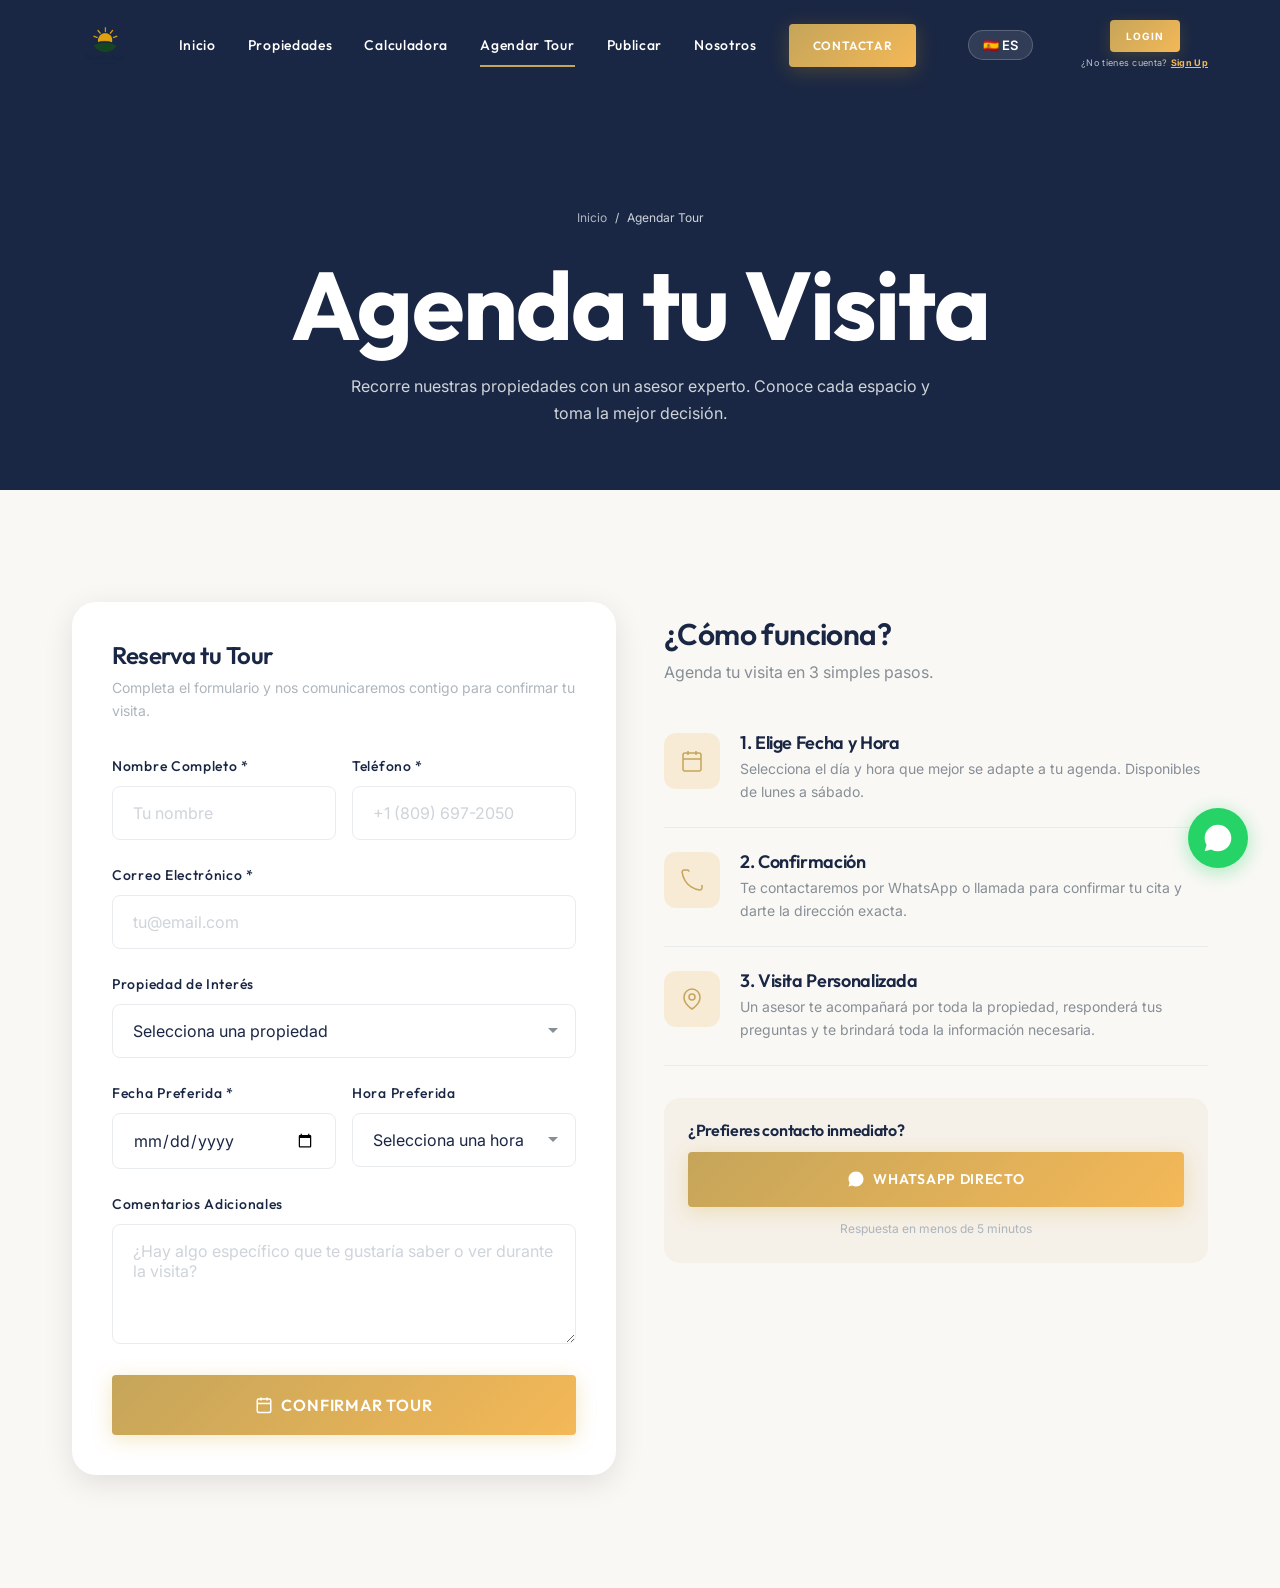
<file: agendar-tour.html>
<!DOCTYPE html>
<html lang="es" dir="ltr">
<head>
  

  <meta charset="UTF-8">
  <meta name="viewport" content="width=device-width, initial-scale=1.0">
  <title>Agendar Tour | Nuevo Sol Inversiones - Visita Propiedades en Santo Domingo</title>
  <meta name="description" content="Agenda un tour personalizado para visitar nuestras propiedades en Santo Domingo. Recorre cada espacio con un asesor experto y encuentra tu hogar ideal.">
  <meta name="robots" content="index, follow">
  <link rel="canonical" href="https://nuevosolinversiones.com/agendar-tour.html">
  <link rel="icon" type="image/png" href="Nuevo Sol LOGO.png">
  <link rel="preconnect" href="https://fonts.googleapis.com">
  <link rel="preconnect" href="https://fonts.gstatic.com" crossorigin>
  <link href="https://fonts.googleapis.com/css2?family=Inter:wght@300;400;500;600&family=Outfit:wght@300;400;500;600;700;800&display=swap" rel="stylesheet">
  <link rel="stylesheet" href="css/variables.css">
  <link rel="stylesheet" href="css/base.css">
  <link rel="stylesheet" href="css/components.css">
  <link rel="stylesheet" href="css/layout.css">
  <link rel="stylesheet" href="css/hero.css">
  <link rel="stylesheet" href="css/animations.css">
  <link rel="stylesheet" href="css/responsive.css">
  <style>
    .tour-layout {
      display: grid;
      grid-template-columns: 1fr 1fr;
      gap: var(--space-12);
      align-items: start;
    }
    .tour-form-card {
      background: var(--color-white);
      border-radius: var(--radius-2xl);
      padding: var(--space-10);
      box-shadow: var(--shadow-lg);
    }
    .tour-info {
      padding: var(--space-4) 0;
    }
    .tour-info__item {
      display: flex;
      gap: var(--space-5);
      padding: var(--space-6) 0;
      border-bottom: 1px solid var(--color-gray-200);
    }
    .tour-info__item:last-child {
      border-bottom: none;
    }
    .tour-info__icon {
      width: 56px;
      height: 56px;
      border-radius: var(--radius-lg);
      background: var(--color-gold-glow);
      display: flex;
      align-items: center;
      justify-content: center;
      flex-shrink: 0;
    }
    .tour-info__icon svg {
      width: 24px;
      height: 24px;
      stroke: var(--color-gold);
      fill: none;
      stroke-width: 1.5;
    }
    .tour-info__title {
      font-family: var(--font-display);
      font-size: var(--text-lg);
      font-weight: var(--weight-semibold);
      color: var(--color-navy);
      margin-bottom: var(--space-1);
    }
    .tour-info__text {
      font-size: var(--text-sm);
      color: var(--color-gray-600);
      line-height: var(--leading-relaxed);
      margin: 0;
    }
    .form-row {
      display: grid;
      grid-template-columns: 1fr 1fr;
      gap: var(--space-4);
    }
    .success-message {
      display: none;
      text-align: center;
      padding: var(--space-10);
    }
    .success-message.show {
      display: block;
      animation: scaleIn 0.5s var(--ease-out);
    }
    .success-icon {
      width: 80px;
      height: 80px;
      border-radius: 50%;
      background: var(--color-gold-glow);
      display: flex;
      align-items: center;
      justify-content: center;
      margin: 0 auto var(--space-6);
    }
    .success-icon svg {
      width: 40px;
      height: 40px;
      stroke: var(--color-gold);
      fill: none;
      stroke-width: 2;
    }
    @media (max-width: 768px) {
      .tour-layout {
        grid-template-columns: 1fr;
      }
      .form-row {
        grid-template-columns: 1fr;
      }
    }
  </style>
  <link rel="stylesheet" href="css/translate.css">
    </head>
<body class="page-transition">
  

  <!-- NAV -->
  <nav class="nav nav--transparent" id="mainNav" role="navigation">
    <div class="container">
      <div class="nav__inner">
        <a href="index.html" class="nav__logo"><img src="Nuevo Sol LOGO.png" alt="Nuevo Sol Inversiones" style="height: 50px; width: auto;"></a>
        <div class="nav__links">
          <a href="index.html" class="nav__link" data-i18n="nav.home">Inicio</a>
          <a href="propiedades.html" class="nav__link" data-i18n="nav.properties">Propiedades</a>
          <a href="calculadora.html" class="nav__link" data-i18n="nav.calculator">Calculadora</a>
          <a href="agendar-tour.html" class="nav__link nav__link--active" data-i18n="nav.tour">Agendar Tour</a>
          <a href="publicar.html" class="nav__link" data-i18n="nav.publish">Publicar</a>
          <a href="nosotros.html" class="nav__link" data-i18n="nav.about">Nosotros</a>
          <a href="contacto.html" class="btn btn-primary btn-sm nav__cta" data-i18n="nav.contact">Contactar</a>
        
          <div class="lang-picker">
          <button class="nav__lang-toggle" aria-label="Cambiar Idioma" data-lang-btn>🇪🇸 ES</button>
          <div class="lang-dropdown">
            <button class="lang-option" data-lang="es">🇪🇸 Español</button>
            <button class="lang-option" data-lang="en">🇺🇸 English</button>          </div>
        </div>
          
          <!-- Desktop Auth -->
          <div class="nav__auth">
            <a href="login.html" class="btn-login" data-i18n="nav.login">Login</a>
            <span class="nav__signup-text">
              <span data-i18n="nav.no_account">¿No tienes cuenta?</span> 
              <a href="registro.html" data-i18n="nav.signup">Sign Up</a>
            </span>
          </div>
        </div>
        
        <button class="nav__hamburger" id="navHamburger" aria-label="Menú"><span></span><span></span><span></span></button>
      </div>
    </div>
  </nav>
  <div class="nav__mobile" id="navMobile">
    <a href="index.html" class="nav__link" onclick="closeMobileNav()" data-i18n="nav.home">Inicio</a>
    <a href="propiedades.html" class="nav__link" onclick="closeMobileNav()" data-i18n="nav.properties">Propiedades</a>
    <a href="calculadora.html" class="nav__link" onclick="closeMobileNav()" data-i18n="nav.calculator">Calculadora</a>
    <a href="agendar-tour.html" class="nav__link" onclick="closeMobileNav()" data-i18n="nav.tour">Agendar Tour</a>
    <a href="publicar.html" class="nav__link" onclick="closeMobileNav()" data-i18n="nav.publish">Publicar</a>
    <a href="nosotros.html" class="nav__link" onclick="closeMobileNav()" data-i18n="nav.about">Nosotros</a>

    <div class="lang-picker">
          <button class="nav__lang-toggle" aria-label="Cambiar Idioma" data-lang-btn>🇪🇸 ES</button>
          <div class="lang-dropdown">
            <button class="lang-option" data-lang="es">🇪🇸 Español</button>
            <button class="lang-option" data-lang="en">🇺🇸 English</button>          </div>
        </div>

    <!-- Mobile Auth -->
    <div class="nav__auth" style="margin-left: 0; margin-top: var(--space-4);">
      <a href="login.html" class="btn-login" style="min-height: 44px; width: 200px; font-size: 14px;" data-i18n="nav.login_full">Login / Iniciar Sesión</a>
      <span class="nav__signup-text" style="font-size: 12px; margin-top: 8px;">
        <span data-i18n="nav.no_account">¿No tienes cuenta?</span> 
        <a href="registro.html" style="font-size: 12px;" data-i18n="nav.register_here">Regístrate aquí</a>
      </span>
    </div>
  </div>

  <!-- PAGE HEADER -->
  <div class="page-header">
    <div class="container">
      <div class="breadcrumbs" style="justify-content:center;">
        <a href="index.html" data-i18n="nav.home">Inicio</a><span>/</span><span data-i18n="nav.tour">Agendar Tour</span>
      </div>
      <h1  data-i18n="tour.header.title">Agenda tu Visita</h1>
      <p data-i18n="tour.header.desc">Recorre nuestras propiedades con un asesor experto. Conoce cada espacio y toma la mejor decisión.</p>
    </div>
  </div>

  <!-- TOUR FORM -->
  <section class="section">
    <div class="container">
      <div class="tour-layout">
        <!-- Form -->
        <div class="tour-form-card reveal">
          <form id="tourForm" novalidate>
            <h3 style="font-size:var(--text-2xl);margin-bottom:var(--space-2);color:var(--color-navy);" data-i18n="tour.form.title">Reserva tu Tour</h3>
            <p style="color:var(--color-gray-500);font-size:var(--text-sm);margin-bottom:var(--space-8);" data-i18n="tour.form.subtitle">Completa el formulario y nos comunicaremos contigo para confirmar tu visita.</p>

            <div class="form-row">
              <div class="form-group">
                <label class="form-label" for="tourName" data-i18n="tour.form.name">Nombre Completo *</label>
                <input type="text" class="form-input" id="tourName" name="name" placeholder="Tu nombre" data-i18n="tour.form.name_ph" required>
              </div>
              <div class="form-group">
                <label class="form-label" for="tourPhone" data-i18n="tour.form.phone">Teléfono *</label>
                <input type="tel" class="form-input" id="tourPhone" name="phone" placeholder="+1 (809) 697-2050" required>
              </div>
            </div>

            <div class="form-group">
              <label class="form-label" for="tourEmail" data-i18n="tour.form.email">Correo Electrónico *</label>
              <input type="email" class="form-input" id="tourEmail" name="email" placeholder="tu@email.com" required>
            </div>

            <div class="form-group">
              <label class="form-label" for="tourProperty" data-i18n="tour.form.property">Propiedad de Interés</label>
              <select class="form-select" id="tourProperty" name="property">
                <option value="" data-i18n="tour.form.property_opt1">Selecciona una propiedad</option>
                <option value="Otra / No estoy seguro" data-i18n="tour.form.property_opt2">Otra / No estoy seguro</option>
              </select>
            </div>

            <div class="form-row">
              <div class="form-group">
                <label class="form-label" for="tourDate" data-i18n="tour.form.date">Fecha Preferida *</label>
                <input type="date" class="form-input" id="tourDate" name="date" required>
              </div>
              <div class="form-group">
                <label class="form-label" for="tourTime" data-i18n="tour.form.time">Hora Preferida</label>
                <select class="form-select" id="tourTime" name="time">
                  <option value="" data-i18n="tour.form.time_opt">Selecciona una hora</option>
                  <option value="09:00">9:00 AM</option>
                  <option value="10:00">10:00 AM</option>
                  <option value="11:00">11:00 AM</option>
                  <option value="12:00">12:00 PM</option>
                  <option value="14:00">2:00 PM</option>
                  <option value="15:00">3:00 PM</option>
                  <option value="16:00">4:00 PM</option>
                  <option value="17:00">5:00 PM</option>
                </select>
              </div>
            </div>

            <div class="form-group">
              <label class="form-label" for="tourComments" data-i18n="tour.form.comments">Comentarios Adicionales</label>
              <textarea class="form-input" id="tourComments" name="comments" placeholder="¿Hay algo específico que te gustaría saber o ver durante la visita?" data-i18n="tour.form.comments_ph" rows="4"></textarea>
            </div>

            <button type="submit" class="btn btn-primary btn-lg" style="width:100%;">
              <svg width="18" height="18" viewBox="0 0 24 24" fill="none" stroke="currentColor" stroke-width="2"><rect x="3" y="4" width="18" height="18" rx="2"/><path d="M16 2v4"/><path d="M8 2v4"/><path d="M3 10h18"/></svg>
              <span data-i18n="tour.form.submit">Confirmar Tour</span>
            </button>
          </form>

          <!-- Success -->
          <div class="success-message" id="successMessage">
            <div class="success-icon">
              <svg viewBox="0 0 24 24"><path d="M20 6L9 17l-5-5"/></svg>
            </div>
            <h3 style="font-size:var(--text-2xl);margin-bottom:var(--space-3);color:var(--color-navy);" data-i18n="tour.form.success_title">¡Tour Agendado!</h3>
            <p style="color:var(--color-gray-600);margin-bottom:var(--space-6);" data-i18n="tour.form.success_desc">Nos comunicaremos contigo pronto para confirmar los detalles de tu visita. Mientras tanto, puedes contactarnos directamente.</p>
            <a href="https://wa.me/18096972050?text=Hola%2C%20acabo%20de%20agendar%20un%20tour" class="btn btn-primary" target="_blank" rel="noopener">Confirmar por WhatsApp</a>
          </div>
        </div>

        <!-- Info -->
        <div class="tour-info reveal--right">
          <h3 style="font-size:var(--text-3xl);margin-bottom:var(--space-2);color:var(--color-navy);" data-i18n="tour.info.title">¿Cómo funciona?</h3>
          <p style="color:var(--color-gray-600);margin-bottom:var(--space-6);" data-i18n="tour.info.subtitle">Agenda tu visita en 3 simples pasos.</p>

          <div class="tour-info__item">
            <div class="tour-info__icon">
              <svg viewBox="0 0 24 24"><rect x="3" y="4" width="18" height="18" rx="2"/><path d="M16 2v4"/><path d="M8 2v4"/><path d="M3 10h18"/></svg>
            </div>
            <div>
              <h4 class="tour-info__title" data-i18n="tour.step1.title">1. Elige Fecha y Hora</h4>
              <p class="tour-info__text" data-i18n="tour.step1.desc">Selecciona el día y hora que mejor se adapte a tu agenda. Disponibles de lunes a sábado.</p>
            </div>
          </div>

          <div class="tour-info__item">
            <div class="tour-info__icon">
              <svg viewBox="0 0 24 24"><path d="M22 16.92v3a2 2 0 0 1-2.18 2 19.79 19.79 0 0 1-8.63-3.07 19.5 19.5 0 0 1-6-6 19.79 19.79 0 0 1-3.07-8.67A2 2 0 0 1 4.11 2h3a2 2 0 0 1 2 1.72"/></svg>
            </div>
            <div>
              <h4 class="tour-info__title" data-i18n="tour.step2.title">2. Confirmación</h4>
              <p class="tour-info__text" data-i18n="tour.step2.desc">Te contactaremos por WhatsApp o llamada para confirmar tu cita y darte la dirección exacta.</p>
            </div>
          </div>

          <div class="tour-info__item">
            <div class="tour-info__icon">
              <svg viewBox="0 0 24 24"><path d="M12 22s-8-4.5-8-11.8A8 8 0 0 1 12 2a8 8 0 0 1 8 8.2c0 7.3-8 11.8-8 11.8z"/><circle cx="12" cy="10" r="3"/></svg>
            </div>
            <div>
              <h4 class="tour-info__title" data-i18n="tour.step3.title">3. Visita Personalizada</h4>
              <p class="tour-info__text" data-i18n="tour.step3.desc">Un asesor te acompañará por toda la propiedad, responderá tus preguntas y te brindará toda la información necesaria.</p>
            </div>
          </div>

          <div style="margin-top:var(--space-8);padding:var(--space-6);background:var(--color-cream-warm);border-radius:var(--radius-xl);">
            <h4 style="font-size:var(--text-base);margin-bottom:var(--space-3);color:var(--color-navy);" data-i18n="tour.contact.title">¿Prefieres contacto inmediato?</h4>
            <a href="https://wa.me/18096972050?text=Hola%2C%20quiero%20agendar%20un%20tour" class="btn btn-primary" style="width:100%;" target="_blank" rel="noopener">
              <svg width="18" height="18" viewBox="0 0 24 24" fill="currentColor"><path d="M17.472 14.382c-.297-.149-1.758-.867-2.03-.967-.273-.099-.471-.148-.67.15-.197.297-.767.966-.94 1.164-.173.199-.347.223-.644.075-.297-.15-1.255-.463-2.39-1.475-.883-.788-1.48-1.761-1.653-2.059-.173-.297-.018-.458.13-.606.134-.133.298-.347.446-.52.149-.174.198-.298.298-.497.099-.198.05-.371-.025-.52-.075-.149-.669-1.612-.916-2.207-.242-.579-.487-.5-.669-.51-.173-.008-.371-.01-.57-.01-.198 0-.52.074-.792.372-.272.297-1.04 1.016-1.04 2.479 0 1.462 1.065 2.875 1.213 3.074.149.198 2.096 3.2 5.077 4.487.709.306 1.262.489 1.694.625.712.227 1.36.195 1.871.118.571-.085 1.758-.719 2.006-1.413.248-.694.248-1.289.173-1.413-.074-.124-.272-.198-.57-.347z"/><path d="M12 2C6.477 2 2 6.477 2 12c0 1.89.525 3.66 1.438 5.168L2 22l4.832-1.438A9.955 9.955 0 0 0 12 22c5.523 0 10-4.477 10-10S17.523 2 12 2z"/></svg>
              <span data-i18n="tour.contact.whatsapp">WhatsApp Directo</span>
            </a>
            <p style="font-size:var(--text-xs);color:var(--color-gray-500);text-align:center;margin-top:var(--space-3);margin-bottom:0;" data-i18n="tour.contact.reply">Respuesta en menos de 5 minutos</p>
          </div>
        </div>
      </div>
    </div>
  </section>

  <!-- WhatsApp Float -->
  <a href="https://wa.me/18096972050?text=Hola%2C%20quiero%20agendar%20un%20tour" class="whatsapp-float" target="_blank" rel="noopener" aria-label="WhatsApp">
    <svg viewBox="0 0 24 24"><path d="M17.472 14.382c-.297-.149-1.758-.867-2.03-.967-.273-.099-.471-.148-.67.15-.197.297-.767.966-.94 1.164-.173.199-.347.223-.644.075-.297-.15-1.255-.463-2.39-1.475-.883-.788-1.48-1.761-1.653-2.059-.173-.297-.018-.458.13-.606.134-.133.298-.347.446-.52.149-.174.198-.298.298-.497.099-.198.05-.371-.025-.52-.075-.149-.669-1.612-.916-2.207-.242-.579-.487-.5-.669-.51-.173-.008-.371-.01-.57-.01-.198 0-.52.074-.792.372-.272.297-1.04 1.016-1.04 2.479 0 1.462 1.065 2.875 1.213 3.074.149.198 2.096 3.2 5.077 4.487.709.306 1.262.489 1.694.625.712.227 1.36.195 1.871.118.571-.085 1.758-.719 2.006-1.413.248-.694.248-1.289.173-1.413-.074-.124-.272-.198-.57-.347z"/><path d="M12 2C6.477 2 2 6.477 2 12c0 1.89.525 3.66 1.438 5.168L2 22l4.832-1.438A9.955 9.955 0 0 0 12 22c5.523 0 10-4.477 10-10S17.523 2 12 2z"/></svg>
  </a>

  <script src="js/app.js" defer></script>
  <script>
    document.addEventListener('DOMContentLoaded', () => {
      // Pre-fill property from URL
      const params = new URLSearchParams(window.location.search);
      const prop = params.get('propiedad');
      if (prop) {
        const select = document.getElementById('tourProperty');
        for (let i = 0; i < select.options.length; i++) {
          if (select.options[i].value === prop) {
            select.selectedIndex = i;
            break;
          }
        }
      }

      // Set minimum date to today
      const dateInput = document.getElementById('tourDate');
      const today = new Date().toISOString().split('T')[0];
      dateInput.min = today;

      // Form submission
      document.getElementById('tourForm').addEventListener('submit', function(e) {
        e.preventDefault();

        const name = document.getElementById('tourName').value;
        const phone = document.getElementById('tourPhone').value;
        const email = document.getElementById('tourEmail').value;
        const date = document.getElementById('tourDate').value;

        if (!name || !phone || !email || !date) {
          alert('Por favor completa todos los campos obligatorios.');
          return;
        }

        // Show success
        this.style.display = 'none';
        document.getElementById('successMessage').classList.add('show');

        // Scroll to success
        document.getElementById('successMessage').scrollIntoView({ behavior: 'smooth', block: 'center' });
      });
    });
  </script>

  <!-- ── Google Translate ── -->
      <script src="js/translations.js"></script>
  <script src="js/i18n.js"></script>
</body>
</html>
</file>
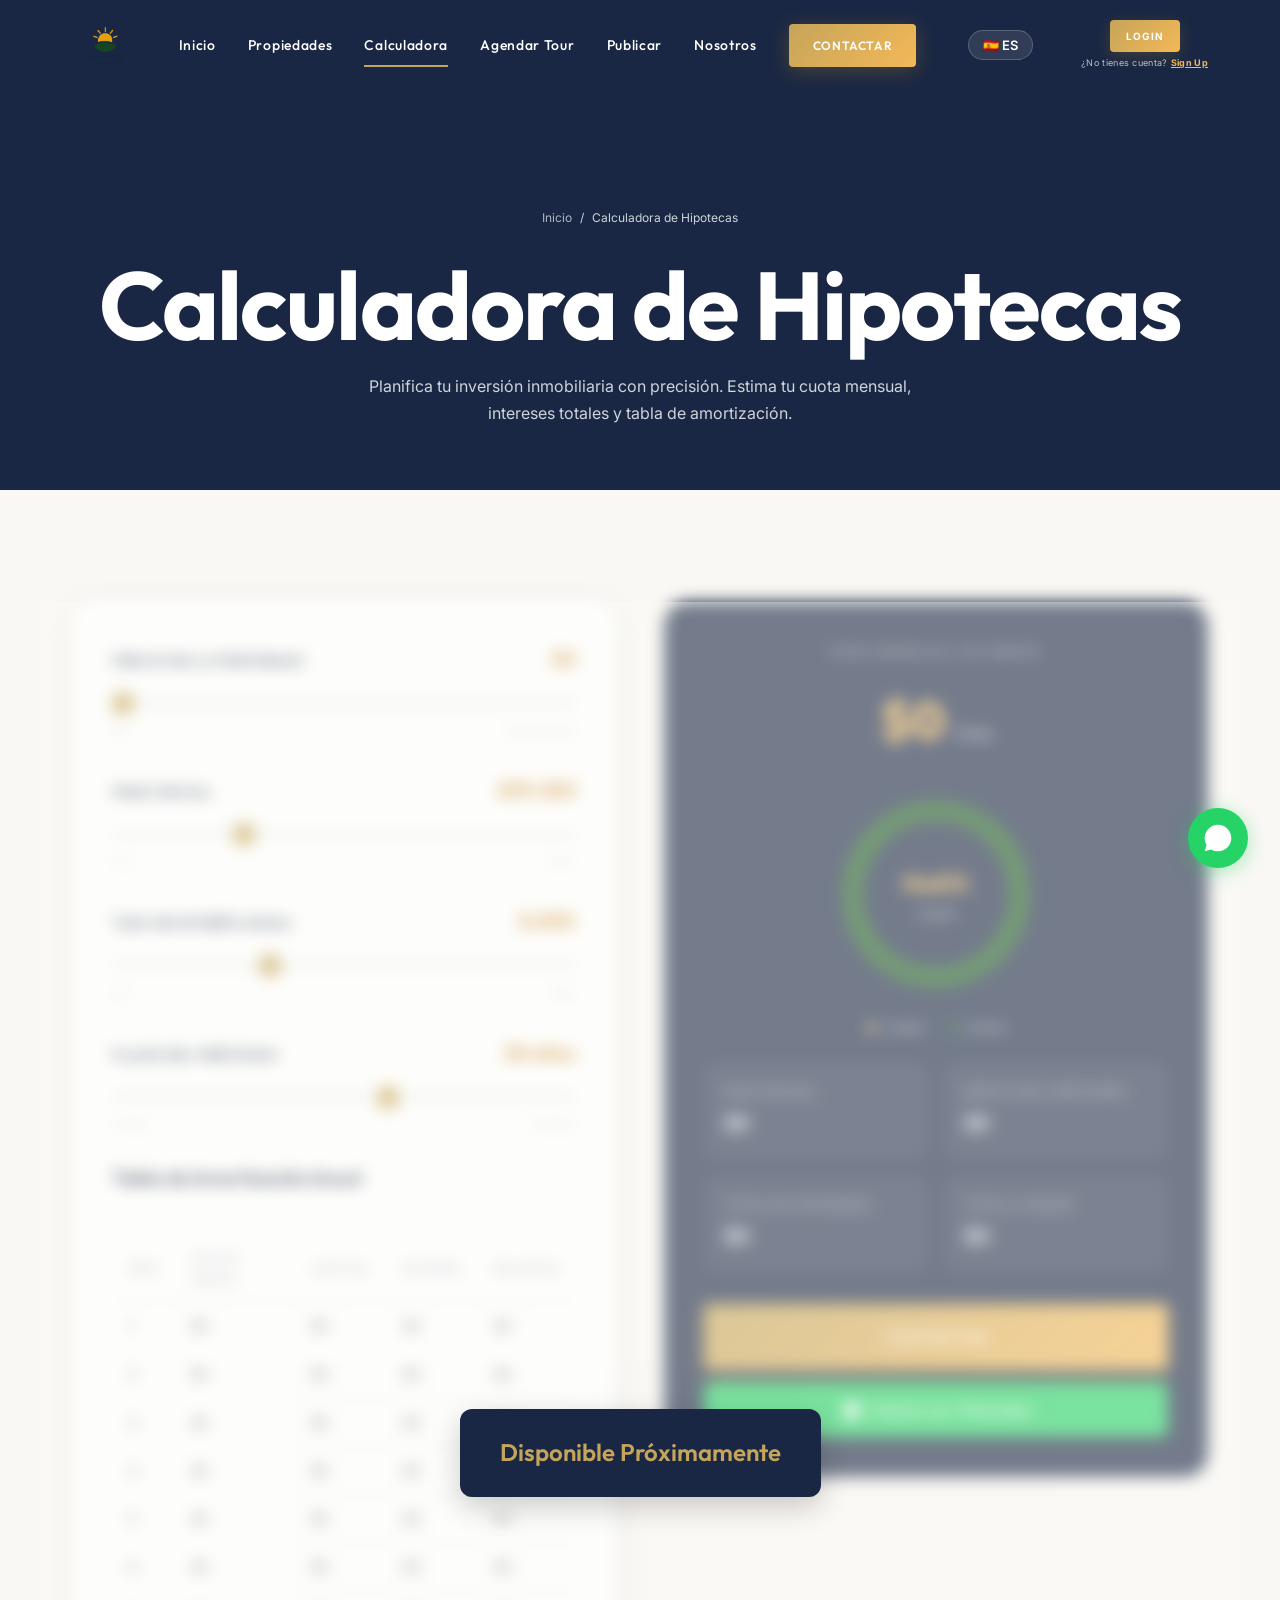
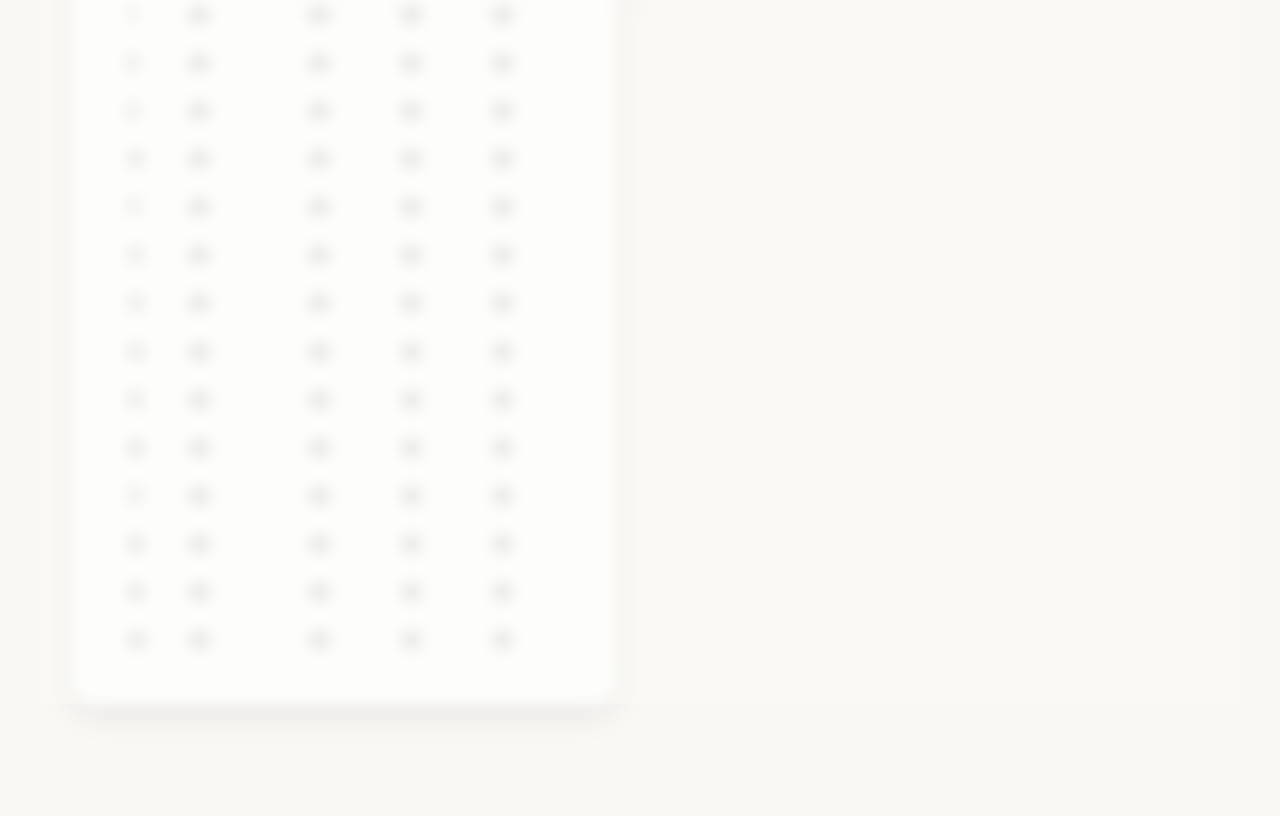
<file: calculadora.html>
<!DOCTYPE html>
<html lang="es" dir="ltr">
<head>
  

  <meta charset="UTF-8">
  <meta name="viewport" content="width=device-width, initial-scale=1.0">
  <title>Calculadora de Hipotecas | Nuevo Sol Inversiones - Santo Domingo</title>
  <meta name="description" content="Calcula tu cuota mensual de hipoteca con nuestra calculadora interactiva. Estima el financiamiento para tu propiedad en Santo Domingo, República Dominicana.">
  <meta name="robots" content="index, follow">
  <link rel="canonical" href="https://nuevosolinversiones.com/calculadora.html">
  <link rel="icon" type="image/png" href="Nuevo Sol LOGO.png">
  <link rel="preconnect" href="https://fonts.googleapis.com">
  <link rel="preconnect" href="https://fonts.gstatic.com" crossorigin>
  <link href="https://fonts.googleapis.com/css2?family=Inter:wght@300;400;500;600&family=Outfit:wght@300;400;500;600;700;800&display=swap" rel="stylesheet">
  <link rel="stylesheet" href="css/variables.css">
  <link rel="stylesheet" href="css/base.css">
  <link rel="stylesheet" href="css/components.css">
  <link rel="stylesheet" href="css/layout.css">
  <link rel="stylesheet" href="css/hero.css">
  <link rel="stylesheet" href="css/animations.css">
  <link rel="stylesheet" href="css/responsive.css">
  <style>
    .calc-page { padding-top: 90px; }
    .calc-layout {
      display: grid;
      grid-template-columns: 1fr 1fr;
      gap: var(--space-12);
      align-items: start;
    }
    .calc-card {
      background: var(--color-white);
      border-radius: var(--radius-2xl);
      padding: var(--space-10);
      box-shadow: var(--shadow-lg);
    }
    .calc-result-card {
      background: var(--color-navy);
      border-radius: var(--radius-2xl);
      padding: var(--space-10);
      color: white;
      position: sticky;
      top: 100px;
    }
    .calc-monthly {
      font-family: var(--font-display);
      font-size: clamp(2.5rem, 4vw, 4rem);
      font-weight: 800;
      color: var(--color-gold-light);
      text-align: center;
      margin-bottom: var(--space-8);
    }
    .calc-monthly span {
      font-size: var(--text-lg);
      font-weight: 400;
      color: var(--color-gray-400);
    }
    .calc-breakdown {
      display: grid;
      grid-template-columns: 1fr 1fr;
      gap: var(--space-4);
      margin-bottom: var(--space-8);
    }
    .calc-breakdown__item {
      padding: var(--space-5);
      background: rgba(255,255,255,0.06);
      border-radius: var(--radius-lg);
    }
    .calc-breakdown__label {
      font-size: var(--text-xs);
      color: var(--color-gray-400);
      text-transform: uppercase;
      letter-spacing: var(--tracking-wider);
      margin-bottom: var(--space-1);
    }
    .calc-breakdown__value {
      font-family: var(--font-display);
      font-size: var(--text-xl);
      font-weight: 700;
      color: white;
    }
    .range-group {
      margin-bottom: var(--space-8);
    }
    .range-header {
      display: flex;
      justify-content: space-between;
      align-items: baseline;
      margin-bottom: var(--space-3);
    }
    .range-label {
      font-family: var(--font-display);
      font-size: var(--text-sm);
      font-weight: var(--weight-semibold);
      color: var(--color-navy);
      text-transform: uppercase;
      letter-spacing: var(--tracking-wide);
    }
    .range-value {
      font-family: var(--font-display);
      font-size: var(--text-xl);
      font-weight: var(--weight-bold);
      color: var(--color-gold-dark);
    }
    input[type="range"] {
      width: 100%;
      height: 6px;
      appearance: none;
      -webkit-appearance: none;
      background: var(--color-gray-200);
      border-radius: 3px;
      outline: none;
      cursor: pointer;
    }
    input[type="range"]::-webkit-slider-thumb {
      -webkit-appearance: none;
      width: 22px;
      height: 22px;
      border-radius: 50%;
      background: var(--color-gold);
      box-shadow: 0 2px 8px rgba(212, 160, 23, 0.4);
      cursor: pointer;
      transition: transform 0.2s ease;
    }
    input[type="range"]::-webkit-slider-thumb:hover {
      transform: scale(1.15);
    }
    input[type="range"]::-moz-range-thumb {
      width: 22px;
      height: 22px;
      border-radius: 50%;
      background: var(--color-gold);
      box-shadow: 0 2px 8px rgba(212, 160, 23, 0.4);
      cursor: pointer;
      border: none;
    }
    .range-limits {
      display: flex;
      justify-content: space-between;
      font-size: var(--text-xs);
      color: var(--color-gray-400);
      margin-top: var(--space-2);
    }
    /* Donut chart */
    .donut-chart {
      width: 200px;
      height: 200px;
      margin: 0 auto var(--space-6);
      position: relative;
    }
    .donut-chart svg {
      width: 100%;
      height: 100%;
      transform: rotate(-90deg);
    }
    .donut-chart__center {
      position: absolute;
      top: 50%; left: 50%;
      transform: translate(-50%, -50%);
      text-align: center;
    }
    .donut-chart__center-value {
      font-family: var(--font-display);
      font-size: var(--text-2xl);
      font-weight: 700;
      color: var(--color-gold-light);
    }
    .donut-chart__center-label {
      font-size: var(--text-xs);
      color: var(--color-gray-400);
    }
    .chart-legend {
      display: flex;
      justify-content: center;
      gap: var(--space-6);
      margin-bottom: var(--space-6);
    }
    .chart-legend__item {
      display: flex;
      align-items: center;
      gap: var(--space-2);
      font-size: var(--text-xs);
      color: var(--color-gray-400);
    }
    .chart-legend__dot {
      width: 10px;
      height: 10px;
      border-radius: 50%;
    }
    .amort-table {
      width: 100%;
      margin-top: var(--space-8);
      border-collapse: collapse;
    }
    .amort-table th {
      text-align: left;
      padding: var(--space-3) var(--space-4);
      font-size: var(--text-xs);
      text-transform: uppercase;
      letter-spacing: var(--tracking-wider);
      color: var(--color-gray-500);
      border-bottom: 2px solid var(--color-gray-200);
    }
    .amort-table td {
      padding: var(--space-3) var(--space-4);
      font-size: var(--text-sm);
      border-bottom: 1px solid var(--color-gray-100);
      color: var(--color-gray-700);
    }
    .amort-table tr:hover td {
      background: var(--color-cream-warm);
    }
  </style>
  <link rel="stylesheet" href="css/translate.css">
    </head>
<body class="page-transition">
  

  <!-- NAV -->
  <nav class="nav nav--transparent" id="mainNav" role="navigation">
    <div class="container">
      <div class="nav__inner">
        <a href="index.html" class="nav__logo"><img src="Nuevo Sol LOGO.png" alt="Nuevo Sol Inversiones" style="height: 50px; width: auto;"></a>
        <div class="nav__links">
          <a href="index.html" class="nav__link" data-i18n="nav.home">Inicio</a>
          <a href="propiedades.html" class="nav__link" data-i18n="nav.properties">Propiedades</a>
          <a href="calculadora.html" class="nav__link nav__link--active" data-i18n="nav.calculator">Calculadora</a>
          <a href="agendar-tour.html" class="nav__link" data-i18n="nav.tour">Agendar Tour</a>
          <a href="publicar.html" class="nav__link" data-i18n="nav.publish">Publicar</a>
          <a href="nosotros.html" class="nav__link" data-i18n="nav.about">Nosotros</a>
          <a href="contacto.html" class="btn btn-primary btn-sm nav__cta" data-i18n="nav.contact">Contactar</a>
        
          <div class="lang-picker">
          <button class="nav__lang-toggle" aria-label="Cambiar Idioma" data-lang-btn>🇪🇸 ES</button>
          <div class="lang-dropdown">
            <button class="lang-option" data-lang="es">🇪🇸 Español</button>
            <button class="lang-option" data-lang="en">🇺🇸 English</button>          </div>
        </div>
          
          <!-- Desktop Auth -->
          <div class="nav__auth">
            <a href="login.html" class="btn-login" data-i18n="nav.login">Login</a>
            <span class="nav__signup-text">
              <span data-i18n="nav.no_account">¿No tienes cuenta?</span> 
              <a href="registro.html" data-i18n="nav.signup">Sign Up</a>
            </span>
          </div>
        </div>
        
        <button class="nav__hamburger" id="navHamburger" aria-label="Menú"><span></span><span></span><span></span></button>
      </div>
    </div>
  </nav>
  <div class="nav__mobile" id="navMobile">
    <a href="index.html" class="nav__link" onclick="closeMobileNav()" data-i18n="nav.home">Inicio</a>
    <a href="propiedades.html" class="nav__link" onclick="closeMobileNav()" data-i18n="nav.properties">Propiedades</a>
    <a href="calculadora.html" class="nav__link" onclick="closeMobileNav()" data-i18n="nav.calculator">Calculadora</a>
    <a href="agendar-tour.html" class="nav__link" onclick="closeMobileNav()" data-i18n="nav.tour">Agendar Tour</a>
    <a href="publicar.html" class="nav__link" onclick="closeMobileNav()" data-i18n="nav.publish">Publicar</a>
    <a href="nosotros.html" class="nav__link" onclick="closeMobileNav()" data-i18n="nav.about">Nosotros</a>

    <div class="lang-picker">
          <button class="nav__lang-toggle" aria-label="Cambiar Idioma" data-lang-btn>🇪🇸 ES</button>
          <div class="lang-dropdown">
            <button class="lang-option" data-lang="es">🇪🇸 Español</button>
            <button class="lang-option" data-lang="en">🇺🇸 English</button>          </div>
        </div>

    <!-- Mobile Auth -->
    <div class="nav__auth" style="margin-left: 0; margin-top: var(--space-4);">
      <a href="login.html" class="btn-login" style="min-height: 44px; width: 200px; font-size: 14px;" data-i18n="nav.login_full">Login / Iniciar Sesión</a>
      <span class="nav__signup-text" style="font-size: 12px; margin-top: 8px;">
        <span data-i18n="nav.no_account">¿No tienes cuenta?</span> 
        <a href="registro.html" style="font-size: 12px;" data-i18n="nav.register_here">Regístrate aquí</a>
      </span>
    </div>
  </div>

  <!-- PAGE HEADER -->
  <div class="page-header">
    <div class="container">
      <div class="breadcrumbs" style="justify-content:center;">
        <a href="index.html" data-i18n="nav.home">Inicio</a><span>/</span><span data-i18n="calc.header.title">Calculadora de Hipotecas</span>
      </div>
      <h1 data-i18n="calc.header.title">Calculadora de Hipotecas</h1>
      <p data-i18n="calc.header.desc">Planifica tu inversión inmobiliaria con precisión. Estima tu cuota mensual, intereses totales y tabla de amortización.</p>
    </div>
  </div>

  <!-- CALCULATOR -->
  <section class="section">
    <div class="container" style="position: relative;">
      
      <!-- COMING SOON OVERLAY -->
      <div style="position: absolute; inset: 0; z-index: 10; display: flex; align-items: center; justify-content: center; background: rgba(250, 249, 246, 0.4);">
        <div style="background: var(--color-navy); color: var(--color-gold); padding: var(--space-6) var(--space-10); border-radius: var(--radius-lg); font-family: var(--font-display); font-size: var(--text-2xl); font-weight: 600; box-shadow: 0 10px 30px rgba(0,0,0,0.2);" data-i18n="home.calc.soon">
          Disponible Próximamente
        </div>
      </div>

      <div class="calc-layout" style="filter: blur(8px); pointer-events: none; user-select: none;">
        <!-- Inputs -->
        <div class="calc-card reveal">
          <div class="range-group">
            <div class="range-header">
              <span class="range-label" data-i18n="calc.price">Precio de Propiedad</span>
              <span class="range-value" id="priceDisplay">$0</span>
            </div>
            <input type="range" id="priceRange" min="0" max="2000000" value="0" step="5000">
            <div class="range-limits"><span>$0</span><span>$2,000,000</span></div>
          </div>

          <div class="range-group">
            <div class="range-header">
              <span class="range-label" data-i18n="calc.down">Pago Inicial</span>
              <span class="range-value" id="downDisplay">20% ($0)</span>
            </div>
            <input type="range" id="downRange" min="5" max="60" value="20" step="5">
            <div class="range-limits"><span>5%</span><span>60%</span></div>
          </div>

          <div class="range-group">
            <div class="range-header">
              <span class="range-label" data-i18n="calc.rate">Tasa de Interés Anual</span>
              <span class="range-value" id="rateDisplay">8.00%</span>
            </div>
            <input type="range" id="rateRange" min="3" max="18" value="8" step="0.25">
            <div class="range-limits"><span>3%</span><span>18%</span></div>
          </div>

          <div class="range-group">
            <div class="range-header">
              <span class="range-label" data-i18n="calc.term">Plazo del Préstamo</span>
              <span class="range-value" id="termDisplay">20 años</span>
            </div>
            <input type="range" id="termRange" min="5" max="30" value="20" step="1">
            <div class="range-limits"><span>5 años</span><span>30 años</span></div>
          </div>

          <!-- Amortization Table -->
          <div style="margin-top: var(--space-8);">
            <h3 style="font-size:var(--text-xl);margin-bottom:var(--space-4);" data-i18n="calc.table_title">Tabla de Amortización Anual</h3>
            <div style="overflow-x:auto;">
              <table class="amort-table" id="amortTable">
                <thead>
                  <tr>
                    <th data-i18n="calc.table.year">Año</th>
                    <th data-i18n="calc.table.annual_payment">Cuota Anual</th>
                    <th data-i18n="calc.table.principal">Capital</th>
                    <th data-i18n="calc.table.interest">Interés</th>
                    <th data-i18n="calc.table.balance">Balance</th>
                  </tr>
                </thead>
                <tbody id="amortBody"></tbody>
              </table>
            </div>
          </div>
        </div>

        <!-- Results -->
        <div class="calc-result-card reveal">
          <p style="text-align:center;color:var(--color-gray-400);font-size:var(--text-xs);text-transform:uppercase;letter-spacing:0.2em;margin-bottom:var(--space-4);" data-i18n="calc.monthly">Tu Cuota Mensual Estimada</p>
          <div class="calc-monthly" id="monthlyResult">$1,338 <span data-i18n="pub.plans.pro.period">/mes</span></div>

          <!-- Donut Chart -->
          <div class="donut-chart">
            <svg viewBox="0 0 120 120">
              <circle cx="60" cy="60" r="50" fill="none" stroke="rgba(255,255,255,0.1)" stroke-width="12"/>
              <circle id="chartCapital" cx="60" cy="60" r="50" fill="none" stroke="var(--color-gold)" stroke-width="12" stroke-dasharray="0 314" stroke-linecap="round"/>
              <circle id="chartInterest" cx="60" cy="60" r="50" fill="none" stroke="var(--color-green-light)" stroke-width="12" stroke-dasharray="0 314" stroke-linecap="round"/>
            </svg>
            <div class="donut-chart__center">
              <div class="donut-chart__center-value" id="chartPercent">50%</div>
              <div class="donut-chart__center-label" data-i18n="calc.table.principal">Capital</div>
            </div>
          </div>

          <div class="chart-legend">
            <div class="chart-legend__item"><div class="chart-legend__dot" style="background:var(--color-gold);"></div><span data-i18n="calc.table.principal">Capital</span></div>
            <div class="chart-legend__item"><div class="chart-legend__dot" style="background:var(--color-green-light);"></div><span data-i18n="calc.table.interest">Intereses</span></div>
          </div>

          <div class="calc-breakdown">
            <div class="calc-breakdown__item">
              <div class="calc-breakdown__label" data-i18n="calc.down">Pago Inicial</div>
              <div class="calc-breakdown__value" id="resultDown">$40,000</div>
            </div>
            <div class="calc-breakdown__item">
              <div class="calc-breakdown__label" data-i18n="calc.loan_amount">Monto Financiado</div>
              <div class="calc-breakdown__value" id="resultLoan">$160,000</div>
            </div>
            <div class="calc-breakdown__item">
              <div class="calc-breakdown__label" data-i18n="calc.total_interest">Intereses Totales</div>
              <div class="calc-breakdown__value" id="resultInterest">$161,166</div>
            </div>
            <div class="calc-breakdown__item">
              <div class="calc-breakdown__label" data-i18n="calc.total_paid">Costo Total</div>
              <div class="calc-breakdown__value" id="resultTotal">$361,166</div>
            </div>
          </div>

          <a href="contacto.html" class="btn btn-primary btn-lg" style="width:100%;margin-bottom:var(--space-3);" data-i18n="nav.contact">
            Hablar con un Asesor
          </a>
          <a href="https://wa.me/18096972050?text=Hola%2C%20necesito%20asesor%C3%ADa%20sobre%20financiamiento" class="whatsapp-btn" target="_blank" rel="noopener" style="background:#25D366;color:white;display:flex;align-items:center;justify-content:center;gap:var(--space-2);padding:var(--space-4);border-radius:var(--radius-md);font-weight:600;font-size:var(--text-sm);text-decoration:none;">
            <svg width="20" height="20" viewBox="0 0 24 24" fill="currentColor"><path d="M17.472 14.382c-.297-.149-1.758-.867-2.03-.967-.273-.099-.471-.148-.67.15-.197.297-.767.966-.94 1.164-.173.199-.347.223-.644.075-.297-.15-1.255-.463-2.39-1.475-.883-.788-1.48-1.761-1.653-2.059-.173-.297-.018-.458.13-.606.134-.133.298-.347.446-.52.149-.174.198-.298.298-.497.099-.198.05-.371-.025-.52-.075-.149-.669-1.612-.916-2.207-.242-.579-.487-.5-.669-.51-.173-.008-.371-.01-.57-.01-.198 0-.52.074-.792.372-.272.297-1.04 1.016-1.04 2.479 0 1.462 1.065 2.875 1.213 3.074.149.198 2.096 3.2 5.077 4.487.709.306 1.262.489 1.694.625.712.227 1.36.195 1.871.118.571-.085 1.758-.719 2.006-1.413.248-.694.248-1.289.173-1.413-.074-.124-.272-.198-.57-.347z"/><path d="M12 2C6.477 2 2 6.477 2 12c0 1.89.525 3.66 1.438 5.168L2 22l4.832-1.438A9.955 9.955 0 0 0 12 22c5.523 0 10-4.477 10-10S17.523 2 12 2z"/></svg>
            <span data-i18n="pub.cta.whatsapp">Asesoría por WhatsApp</span>
          </a>
        </div>
      </div>
    </div>
  </section>

  <!-- WhatsApp Float -->
  <a href="https://wa.me/18096972050?text=Hola%2C%20necesito%20asesor%C3%ADa" class="whatsapp-float" target="_blank" rel="noopener" aria-label="WhatsApp">
    <svg viewBox="0 0 24 24"><path d="M17.472 14.382c-.297-.149-1.758-.867-2.03-.967-.273-.099-.471-.148-.67.15-.197.297-.767.966-.94 1.164-.173.199-.347.223-.644.075-.297-.15-1.255-.463-2.39-1.475-.883-.788-1.48-1.761-1.653-2.059-.173-.297-.018-.458.13-.606.134-.133.298-.347.446-.52.149-.174.198-.298.298-.497.099-.198.05-.371-.025-.52-.075-.149-.669-1.612-.916-2.207-.242-.579-.487-.5-.669-.51-.173-.008-.371-.01-.57-.01-.198 0-.52.074-.792.372-.272.297-1.04 1.016-1.04 2.479 0 1.462 1.065 2.875 1.213 3.074.149.198 2.096 3.2 5.077 4.487.709.306 1.262.489 1.694.625.712.227 1.36.195 1.871.118.571-.085 1.758-.719 2.006-1.413.248-.694.248-1.289.173-1.413-.074-.124-.272-.198-.57-.347z"/><path d="M12 2C6.477 2 2 6.477 2 12c0 1.89.525 3.66 1.438 5.168L2 22l4.832-1.438A9.955 9.955 0 0 0 12 22c5.523 0 10-4.477 10-10S17.523 2 12 2z"/></svg>
  </a>

  <script src="js/app.js" defer></script>
  <script>
    document.addEventListener('DOMContentLoaded', () => {
      const params = new URLSearchParams(window.location.search);
      const precio = params.get('precio');
      if (precio) document.getElementById('priceRange').value = parseInt(precio);

      const sliders = ['priceRange', 'downRange', 'rateRange', 'termRange'];
      sliders.forEach(id => {
        document.getElementById(id).addEventListener('input', calculateMortgage);
      });
      calculateMortgage();
    });

    function calculateMortgage() {
      const price = parseFloat(document.getElementById('priceRange').value);
      const downPct = parseFloat(document.getElementById('downRange').value);
      const rate = parseFloat(document.getElementById('rateRange').value);
      const term = parseInt(document.getElementById('termRange').value);

      const downPayment = price * (downPct / 100);
      const loan = price - downPayment;
      const monthlyRate = (rate / 100) / 12;
      const n = term * 12;

      let monthly;
      if (monthlyRate === 0) {
        monthly = loan / n;
      } else {
        monthly = loan * (monthlyRate * Math.pow(1 + monthlyRate, n)) / (Math.pow(1 + monthlyRate, n) - 1);
      }

      const totalPaid = monthly * n;
      const totalInterest = totalPaid - loan;

      const fmt = (v) => new Intl.NumberFormat('en-US', { style: 'currency', currency: 'USD', maximumFractionDigits: 0 }).format(v);
      const lang = window.i18n ? window.i18n.currentLang : 'es';
      const dictionary = window.i18n ? window.i18n.dictionary : {};
      const yearsText = (dictionary['calc.years'] && dictionary['calc.years'][lang]) ? dictionary['calc.years'][lang] : 'años';

      document.getElementById('priceDisplay').textContent = fmt(price);
      document.getElementById('downDisplay').textContent = `${downPct}% (${fmt(downPayment)})`;
      document.getElementById('rateDisplay').textContent = `${rate.toFixed(2)}%`;
      document.getElementById('termDisplay').textContent = `${term} ${yearsText}`;
      document.getElementById('monthlyResult').innerHTML = `${fmt(monthly)} <span data-i18n="pub.plans.pro.period">/mes</span>`;
      document.getElementById('resultDown').textContent = fmt(downPayment);
      document.getElementById('resultLoan').textContent = fmt(loan);
      document.getElementById('resultInterest').textContent = fmt(totalInterest);
      document.getElementById('resultTotal').textContent = fmt(totalPaid + downPayment);

      // Donut chart
      const capitalPct = (loan / (loan + totalInterest)) * 100;
      const circumference = 2 * Math.PI * 50;
      const capitalDash = (capitalPct / 100) * circumference;
      const interestDash = ((100 - capitalPct) / 100) * circumference;

      document.getElementById('chartCapital').setAttribute('stroke-dasharray', `${capitalDash} ${circumference}`);
      document.getElementById('chartInterest').setAttribute('stroke-dasharray', `${interestDash} ${circumference}`);
      document.getElementById('chartInterest').setAttribute('stroke-dashoffset', `-${capitalDash}`);
      document.getElementById('chartPercent').textContent = `${Math.round(capitalPct)}%`;

      // Amortization table
      const tbody = document.getElementById('amortBody');
      let balance = loan;
      let rows = '';

      for (let year = 1; year <= term; year++) {
        let yearInterest = 0;
        let yearCapital = 0;

        for (let m = 0; m < 12; m++) {
          const intPayment = balance * monthlyRate;
          const capPayment = monthly - intPayment;
          yearInterest += intPayment;
          yearCapital += capPayment;
          balance -= capPayment;
        }

        if (balance < 0) balance = 0;

        rows += `<tr>
          <td>${year}</td>
          <td>${fmt(monthly * 12)}</td>
          <td>${fmt(yearCapital)}</td>
          <td>${fmt(yearInterest)}</td>
          <td>${fmt(balance)}</td>
        </tr>`;
      }

      tbody.innerHTML = rows;
    }
  </script>

  <!-- ── Google Translate ── -->
      <script src="js/translations.js"></script>
  <script src="js/i18n.js"></script>
</body>
</html>
</file>
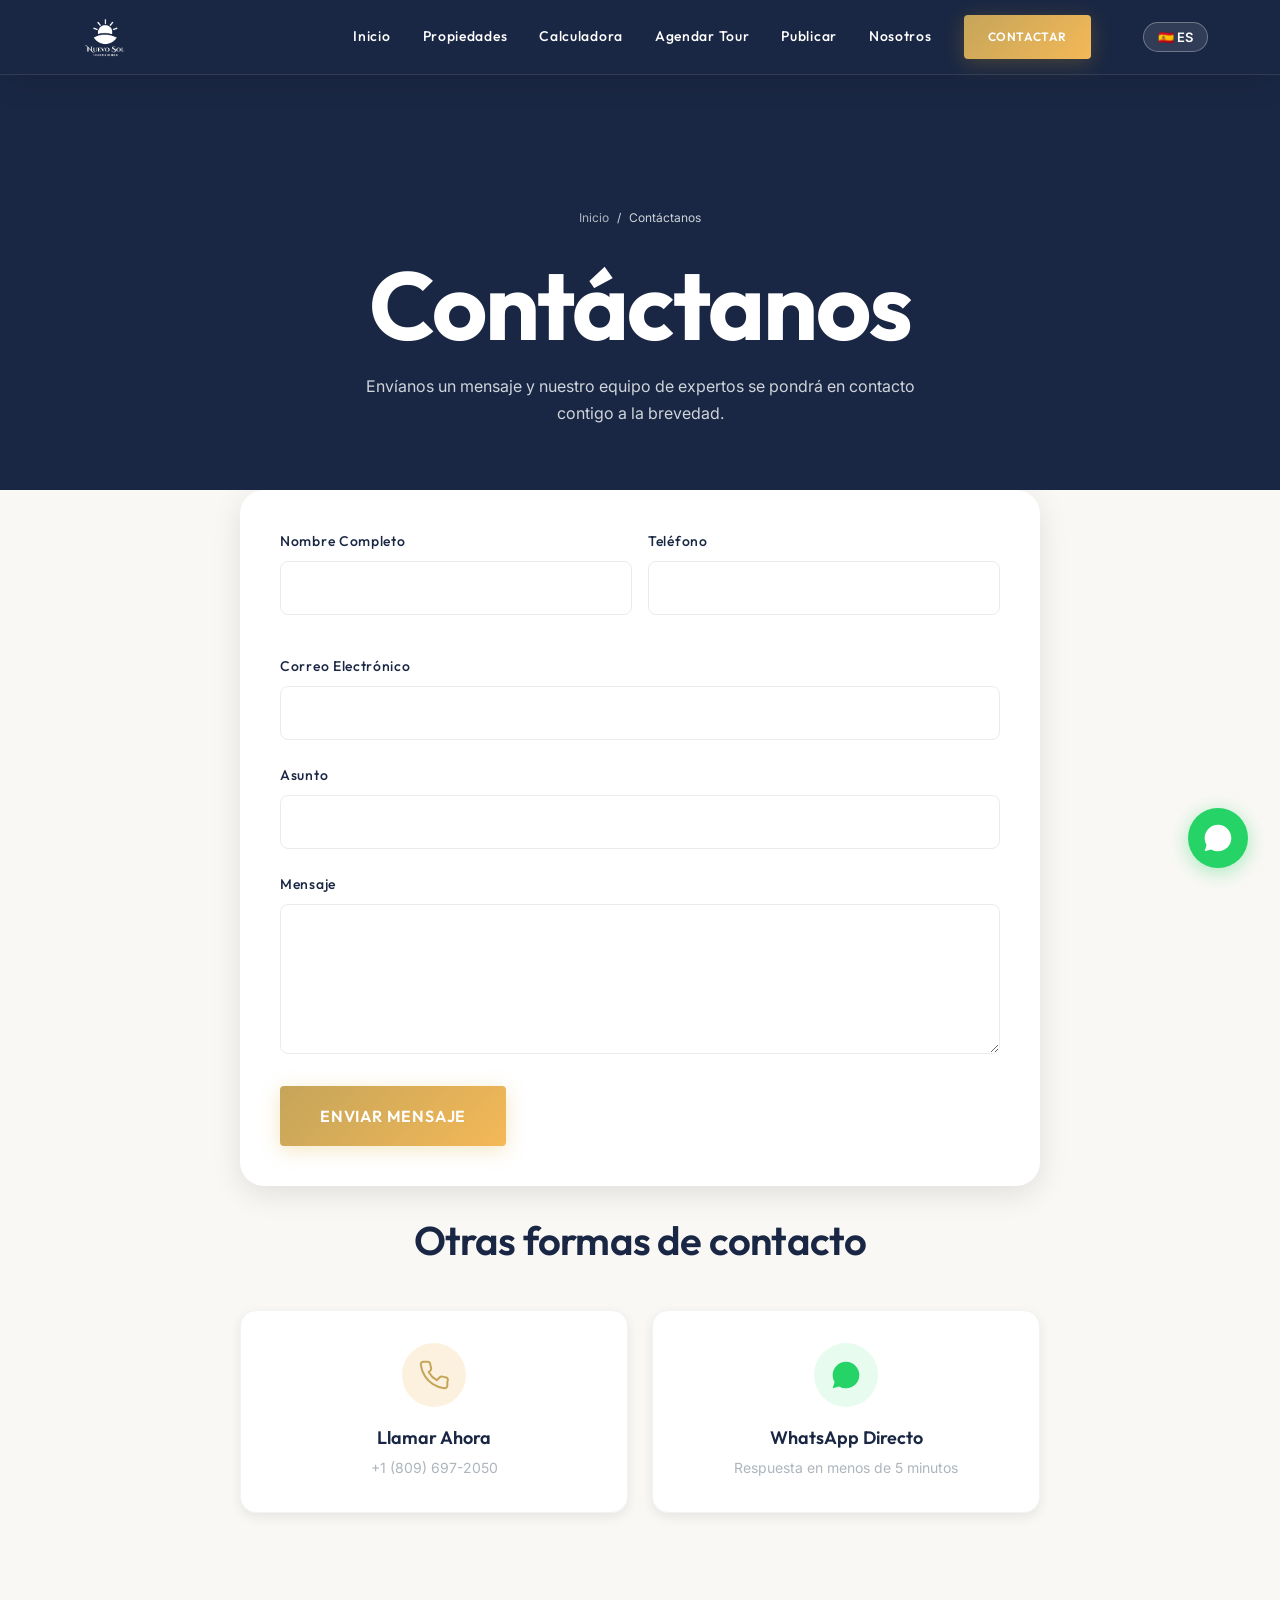
<file: contacto.html>
<!DOCTYPE html>
<html lang="es" dir="ltr">
<head>
  <meta charset="UTF-8">
  <meta name="viewport" content="width=device-width, initial-scale=1.0">
  <title data-i18n="contact.title">Contáctanos | Nuevo Sol Inversiones</title>
  <meta name="description" content="Ponte en contacto con Nuevo Sol Inversiones. Estamos listos para ayudarte a encontrar tu propiedad ideal en República Dominicana.">
  <link rel="icon" type="image/png" href="Nuevo Sol LOGO.png">
  
  <link rel="preconnect" href="https://fonts.googleapis.com">
  <link rel="preconnect" href="https://fonts.gstatic.com" crossorigin>
  <link href="https://fonts.googleapis.com/css2?family=Inter:wght@300;400;500;600&family=Outfit:wght@300;400;500;600;700;800&display=swap" rel="stylesheet">
  
  <link rel="stylesheet" href="css/variables.css">
  <link rel="stylesheet" href="css/base.css">
  <link rel="stylesheet" href="css/components.css">
  <link rel="stylesheet" href="css/layout.css">
  <link rel="stylesheet" href="css/hero.css">
  <link rel="stylesheet" href="css/animations.css">
  <link rel="stylesheet" href="css/responsive.css">
  <link rel="stylesheet" href="css/translate.css">

  <style>
    .contact-container {
      max-width: 800px;
      margin: 0 auto;
    }
    .contact-card {
      background: var(--color-white);
      border-radius: var(--radius-2xl);
      padding: var(--space-10);
      box-shadow: var(--shadow-lg);
      margin-bottom: var(--space-8);
    }
    .contact-direct {
      display: grid;
      grid-template-columns: 1fr 1fr;
      gap: var(--space-6);
      margin-top: var(--space-12);
    }
    .direct-btn {
      display: flex;
      flex-direction: column;
      align-items: center;
      justify-content: center;
      padding: var(--space-8);
      border-radius: var(--radius-xl);
      background: var(--color-white);
      box-shadow: var(--shadow-md);
      transition: all var(--duration-normal) var(--ease-out);
      text-align: center;
      border: 1px solid var(--color-gray-100);
    }
    .direct-btn:hover {
      transform: translateY(-5px);
      box-shadow: var(--shadow-lg);
      border-color: var(--color-gold);
    }
    .direct-btn--whatsapp:hover {
      border-color: #25D366;
    }
    .direct-btn__icon {
      width: 64px;
      height: 64px;
      border-radius: 50%;
      display: flex;
      align-items: center;
      justify-content: center;
      margin-bottom: var(--space-4);
    }
    .direct-btn__icon svg {
      width: 32px;
      height: 32px;
      stroke-width: 1.5;
    }
    .direct-btn--call .direct-btn__icon { background: var(--color-gold-glow); }
    .direct-btn--call svg { stroke: var(--color-gold); fill: none; }
    .direct-btn--whatsapp .direct-btn__icon { background: rgba(37, 211, 102, 0.1); }
    .direct-btn--whatsapp svg { fill: #25D366; }
    
    .direct-btn__title {
      font-family: var(--font-display);
      font-size: var(--text-lg);
      font-weight: var(--weight-semibold);
      color: var(--color-navy);
      margin-bottom: var(--space-1);
    }
    .direct-btn__text {
      font-size: var(--text-sm);
      color: var(--color-gray-500);
    }

    @media (max-width: 768px) {
      .contact-direct { grid-template-columns: 1fr; }
      .contact-card { padding: var(--space-6); }
    }
    
    .success-message {
      display: none;
      text-align: center;
      padding: var(--space-10);
    }
    .success-message.show {
      display: block;
      animation: scaleIn 0.5s var(--ease-out);
    }
  </style>
</head>
<body class="page-transition">

  <!-- NAV -->
  <nav class="nav nav--solid" id="mainNav" role="navigation">
    <div class="container">
      <div class="nav__inner">
        <a href="index.html" class="nav__logo"><img src="Nuevo Sol LOGO.png" alt="Nuevo Sol Inversiones" style="height: 50px; width: auto;"></a>
        <div class="nav__links">
          <a href="index.html" class="nav__link" data-i18n="nav.home">Inicio</a>
          <a href="propiedades.html" class="nav__link" data-i18n="nav.properties">Propiedades</a>
          <a href="calculadora.html" class="nav__link" data-i18n="nav.calculator">Calculadora</a>
          <a href="agendar-tour.html" class="nav__link" data-i18n="nav.tour">Agendar Tour</a>
          <a href="publicar.html" class="nav__link" data-i18n="nav.publish">Publicar</a>
          <a href="nosotros.html" class="nav__link" data-i18n="nav.about">Nosotros</a>
          <a href="contacto.html" class="btn btn-primary btn-sm nav__cta" data-i18n="nav.contact">Contactar</a>
          <div class="lang-picker">
          <button class="nav__lang-toggle" aria-label="Cambiar Idioma" data-lang-btn>🇪🇸 ES</button>
          <div class="lang-dropdown">
            <button class="lang-option" data-lang="es">🇪🇸 Español</button>
            <button class="lang-option" data-lang="en">🇺🇸 English</button>          </div>
        </div>
        </div>
        <button class="nav__hamburger" id="navHamburger"><span></span><span></span><span></span></button>
      </div>
    </div>
  </nav>

  <!-- PAGE HEADER -->
  <div class="page-header">
    <div class="container">
      <div class="breadcrumbs" style="justify-content:center;">
        <a href="index.html" data-i18n="nav.home">Inicio</a>
        <span>/</span>
        <span data-i18n="contact.title">Contáctanos</span>
      </div>
      <h1 data-i18n="contact.title">Contáctanos</h1>
      <p data-i18n="contact.desc">Envíanos un mensaje y nuestro equipo de expertos se pondrá en contacto contigo a la brevedad.</p>
    </div>
  </div>

  <section class="section" style="padding-top: 0;">
    <div class="container">
      <div class="contact-container">
        
        <!-- Form Card -->
        <div class="contact-card reveal">
          <form id="contactForm" class="form">
            <div style="display:grid; grid-template-columns: 1fr 1fr; gap:var(--space-4); margin-bottom:var(--space-4);">
              <div class="form-group">
                <label class="form-label" data-i18n="contact.form.name">Nombre Completo</label>
                <input type="text" class="form-input" required>
              </div>
              <div class="form-group">
                <label class="form-label" data-i18n="contact.form.phone">Teléfono</label>
                <input type="tel" class="form-input">
              </div>
            </div>
            
            <div class="form-group">
              <label class="form-label" data-i18n="contact.form.email">Correo Electrónico</label>
              <input type="email" class="form-input" required>
            </div>
            
            <div class="form-group">
              <label class="form-label" data-i18n="contact.form.subject">Asunto</label>
              <input type="text" class="form-input">
            </div>
            
            <div class="form-group">
              <label class="form-label" data-i18n="contact.form.message">Mensaje</label>
              <textarea class="form-input" style="min-height:150px;" required></textarea>
            </div>
            
            <button type="submit" class="btn btn-primary btn-lg btn-block" data-i18n="contact.form.send">Enviar Mensaje</button>
          </form>

          <div id="successMessage" class="success-message">
            <div style="width:80px;height:80px;background:var(--color-gold-glow);border-radius:50%;display:flex;align-items:center;justify-content:center;margin:0 auto var(--space-6);">
              <svg width="40" height="40" viewBox="0 0 24 24" fill="none" stroke="var(--color-gold)" stroke-width="2.5"><polyline points="20 6 9 17 4 12"></polyline></svg>
            </div>
            <h3 data-i18n="contact.form.success">¡Mensaje Enviado!</h3>
            <p data-i18n="contact.form.success_desc">Gracias por contactarnos. Te responderemos lo antes posible.</p>
          </div>
        </div>

        <!-- Direct Contact -->
        <div class="text-center">
          <h3 data-i18n="contact.direct.title" style="margin-bottom:var(--space-2);">Otras formas de contacto</h3>
          <div class="contact-direct reveal">
            <a href="tel:+18096972050" class="direct-btn direct-btn--call">
              <div class="direct-btn__icon">
                <svg viewBox="0 0 24 24" fill="none" stroke="currentColor" stroke-width="2"><path d="M22 16.92v3a2 2 0 0 1-2.18 2 19.79 19.79 0 0 1-8.63-3.07 19.5 19.5 0 0 1-6-6 19.79 19.79 0 0 1-3.07-8.67A2 2 0 0 1 4.11 2h3a2 2 0 0 1 2 1.72 12.84 12.84 0 0 0 .7 2.81 2 2 0 0 1-.45 2.11L8.09 9.91a16 16 0 0 0 6 6l2.27-2.27a2 2 0 0 1 2.11-.45 12.84 12.84 0 0 0 2.81.7A2 2 0 0 1 22 16.92z"></path></svg>
              </div>
              <span class="direct-btn__title" data-i18n="contact.direct.call">Llamar Ahora</span>
              <span class="direct-btn__text">+1 (809) 697-2050</span>
            </a>
            
            <a href="https://wa.me/18096972050" target="_blank" class="direct-btn direct-btn--whatsapp">
              <div class="direct-btn__icon">
                <svg viewBox="0 0 24 24"><path d="M17.472 14.382c-.297-.149-1.758-.867-2.03-.967-.273-.099-.471-.148-.67.15-.197.297-.767.966-.94 1.164-.173.199-.347.223-.644.075-.297-.15-1.255-.463-2.39-1.475-.883-.788-1.48-1.761-1.653-2.059-.173-.297-.018-.458.13-.606.134-.133.298-.347.446-.52.149-.174.198-.298.298-.497.099-.198.05-.371-.025-.52-.075-.149-.669-1.612-.916-2.207-.242-.579-.487-.5-.669-.51-.173-.008-.371-.01-.57-.01-.198 0-.52.074-.792.372-.272.297-1.04 1.016-1.04 2.479 0 1.462 1.065 2.875 1.213 3.074.149.198 2.096 3.2 5.077 4.487.709.306 1.262.489 1.694.625.712.227 1.36.195 1.871.118.571-.085 1.758-.719 2.006-1.413.248-.694.248-1.289.173-1.413-.074-.124-.272-.198-.57-.347z"/><path d="M12 2C6.477 2 2 6.477 2 12c0 1.89.525 3.66 1.438 5.168L2 22l4.832-1.438A9.955 9.955 0 0 0 12 22c5.523 0 10-4.477 10-10S17.523 2 12 2z"/></svg>
              </div>
              <span class="direct-btn__title" data-i18n="contact.direct.whatsapp">WhatsApp Directo</span>
              <span class="direct-btn__text" data-i18n="tour.contact.reply">Respuesta en menos de 5 minutos</span>
            </a>
          </div>
        </div>

      </div>
    </div>
  </section>

  <!-- WhatsApp Float -->
  <a href="https://wa.me/18096972050" class="whatsapp-float" target="_blank" rel="noopener" aria-label="WhatsApp">
    <svg viewBox="0 0 24 24"><path d="M17.472 14.382c-.297-.149-1.758-.867-2.03-.967-.273-.099-.471-.148-.67.15-.197.297-.767.966-.94 1.164-.173.199-.347.223-.644.075-.297-.15-1.255-.463-2.39-1.475-.883-.788-1.48-1.761-1.653-2.059-.173-.297-.018-.458.13-.606.134-.133.298-.347.446-.52.149-.174.198-.298.298-.497.099-.198.05-.371-.025-.52-.075-.149-.669-1.612-.916-2.207-.242-.579-.487-.5-.669-.51-.173-.008-.371-.01-.57-.01-.198 0-.52.074-.792.372-.272.297-1.04 1.016-1.04 2.479 0 1.462 1.065 2.875 1.213 3.074.149.198 2.096 3.2 5.077 4.487.709.306 1.262.489 1.694.625.712.227 1.36.195 1.871.118.571-.085 1.758-.719 2.006-1.413.248-.694.248-1.289.173-1.413-.074-.124-.272-.198-.57-.347z"/><path d="M12 2C6.477 2 2 6.477 2 12c0 1.89.525 3.66 1.438 5.168L2 22l4.832-1.438A9.955 9.955 0 0 0 12 22c5.523 0 10-4.477 10-10S17.523 2 12 2z"/></svg>
  </a>

  <script src="js/app.js" defer></script>
  <script>
    document.addEventListener('DOMContentLoaded', () => {
      const form = document.getElementById('contactForm');
      const successMessage = document.getElementById('successMessage');

      if (form) {
        form.addEventListener('submit', async (e) => {
          e.preventDefault();
          const submitBtn = form.querySelector('button[type="submit"]');
          const originalText = submitBtn.textContent;
          submitBtn.disabled = true;
          submitBtn.textContent = 'Enviando...';

          // Simulate API call
          setTimeout(() => {
            form.style.display = 'none';
            successMessage.classList.add('show');
            window.scrollTo({ top: 0, behavior: 'smooth' });
          }, 1500);
        });
      }
    });
  </script>

  <!-- Translation Engine -->
  <script src="js/translations.js"></script>
  <script src="js/i18n.js"></script>
</body>
</html>
</file>
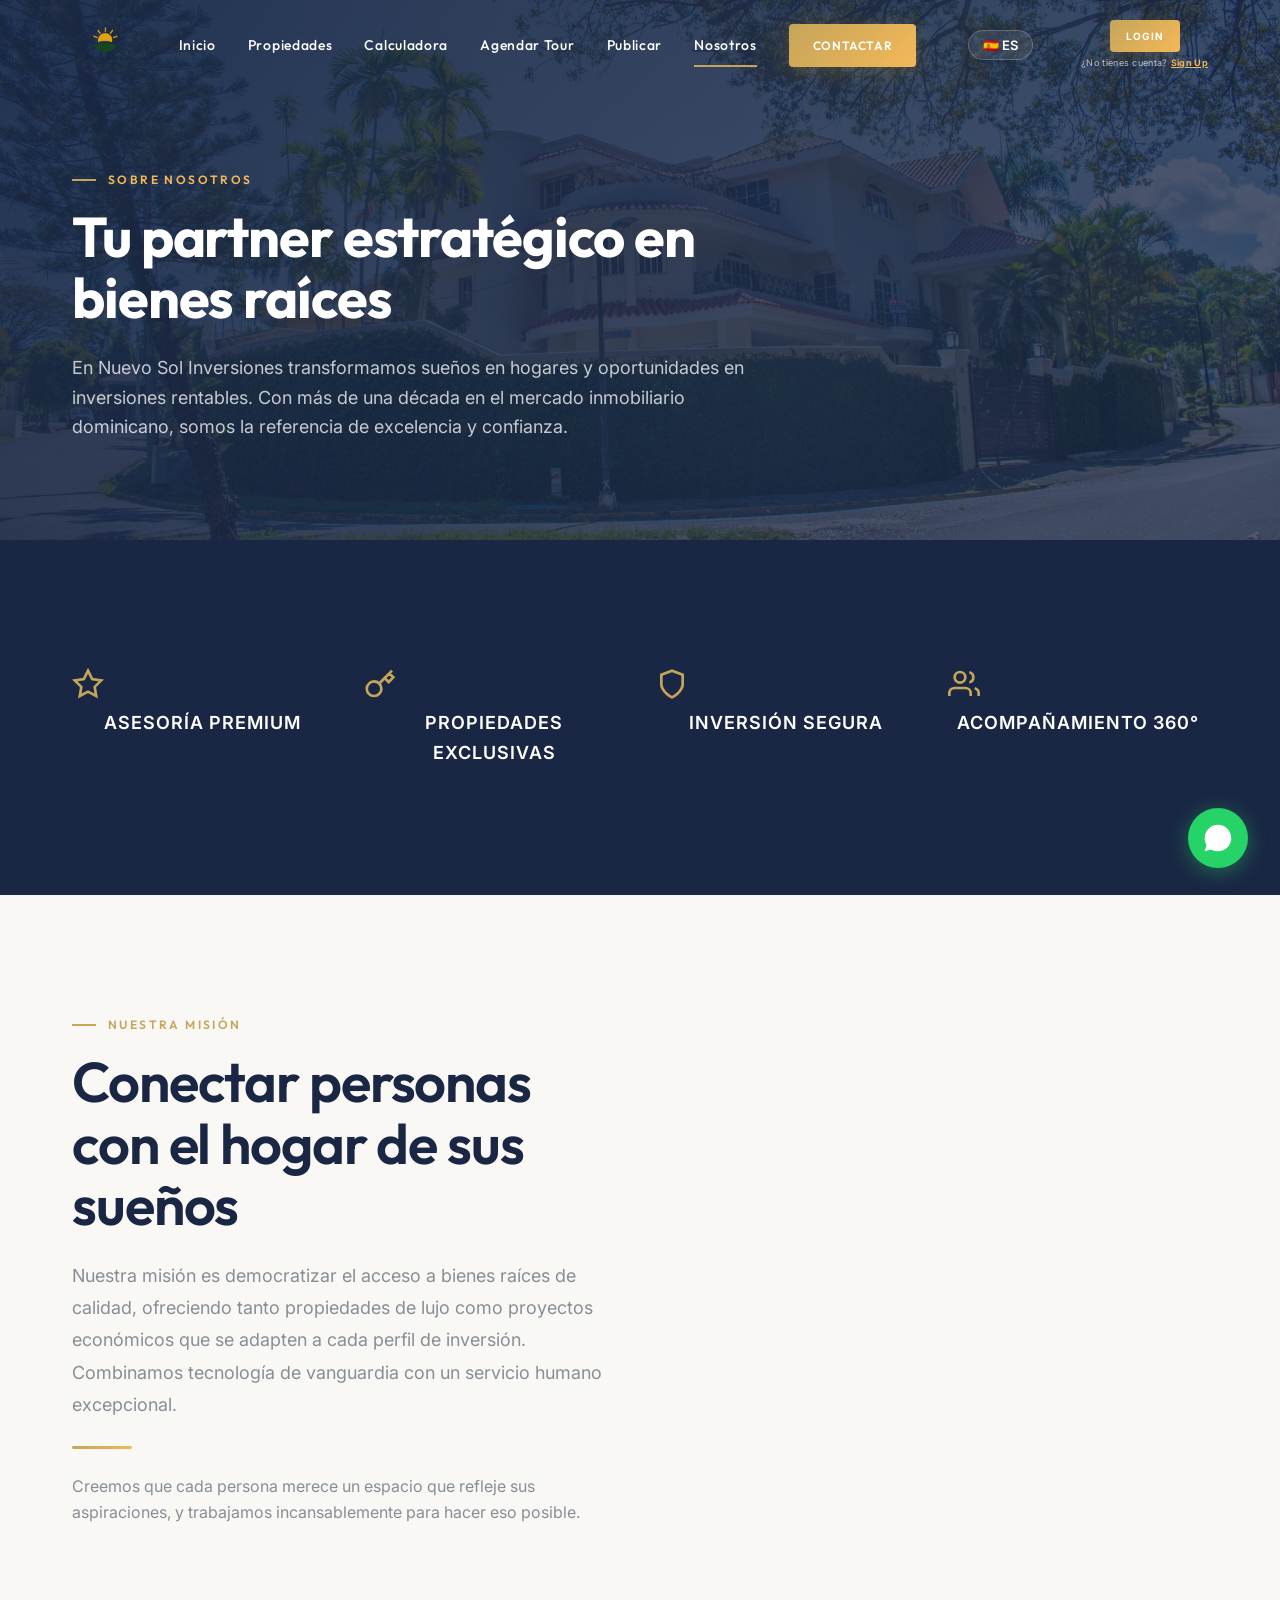
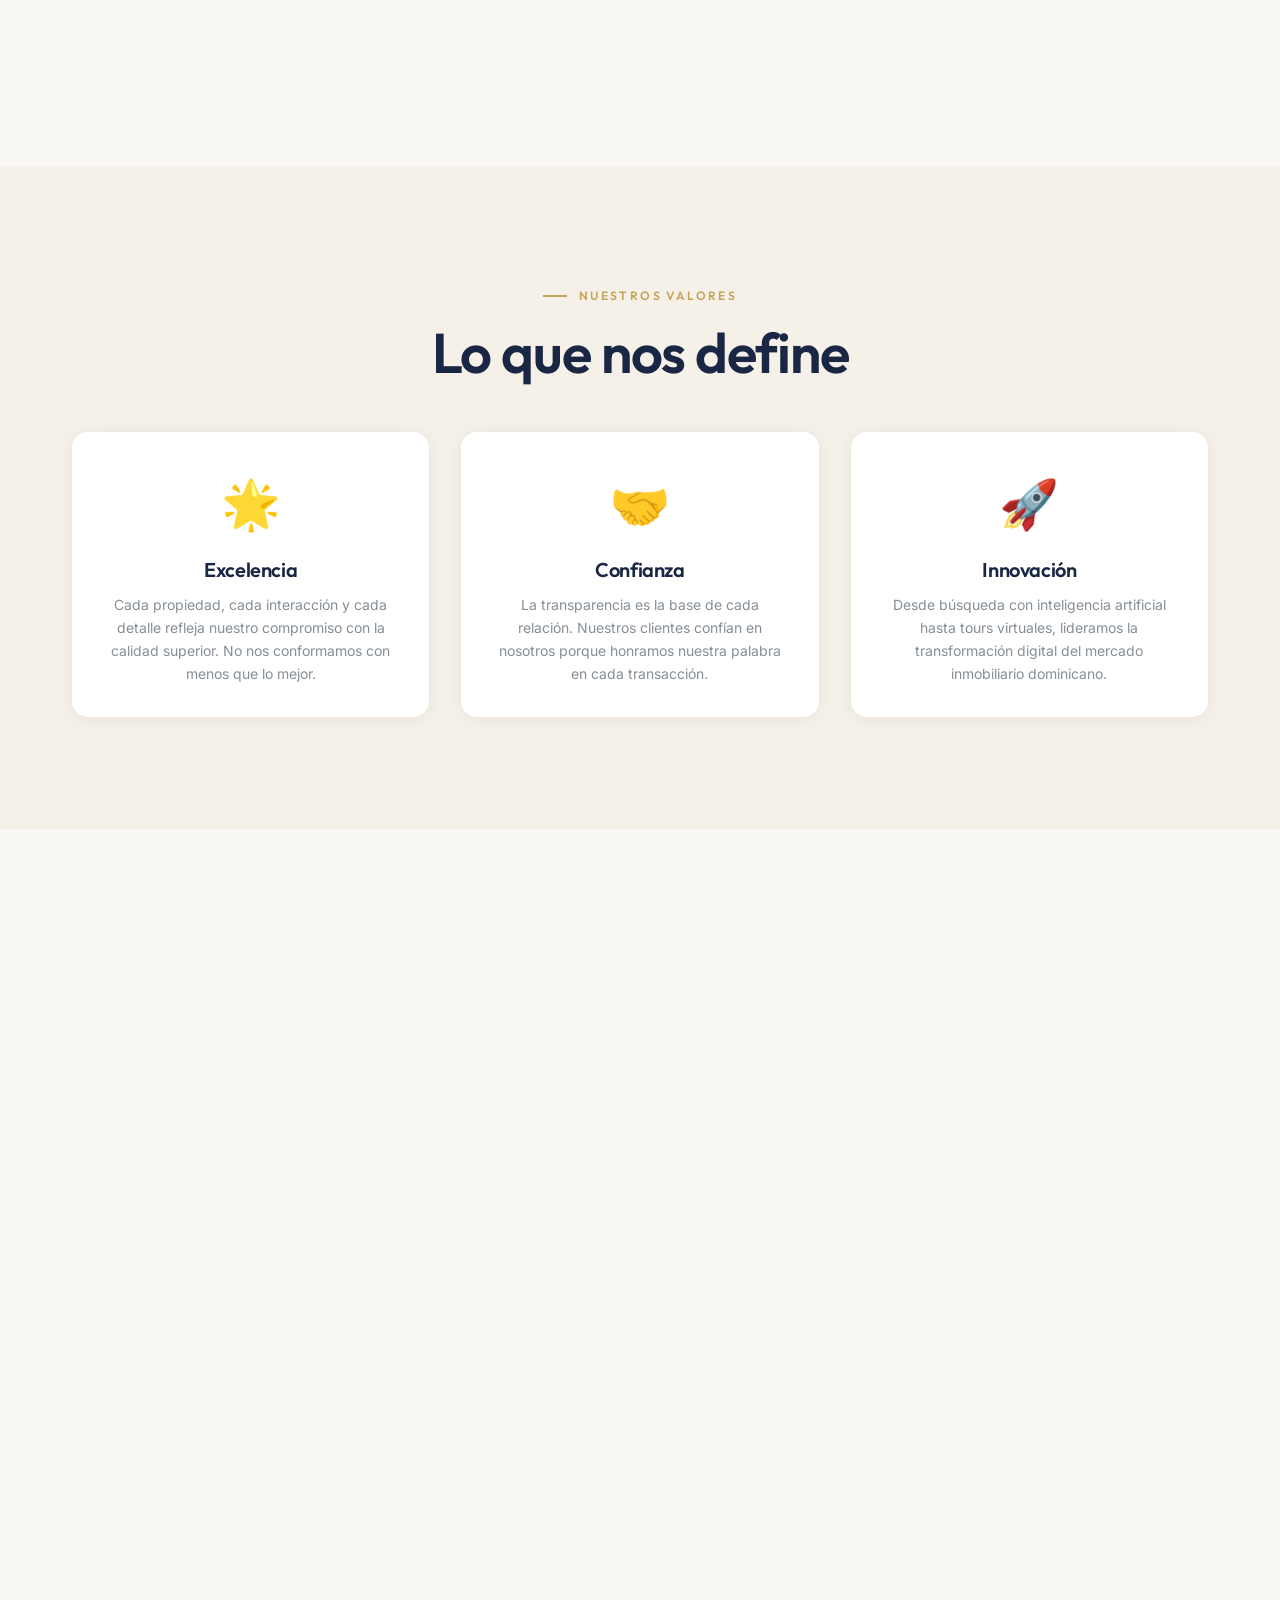
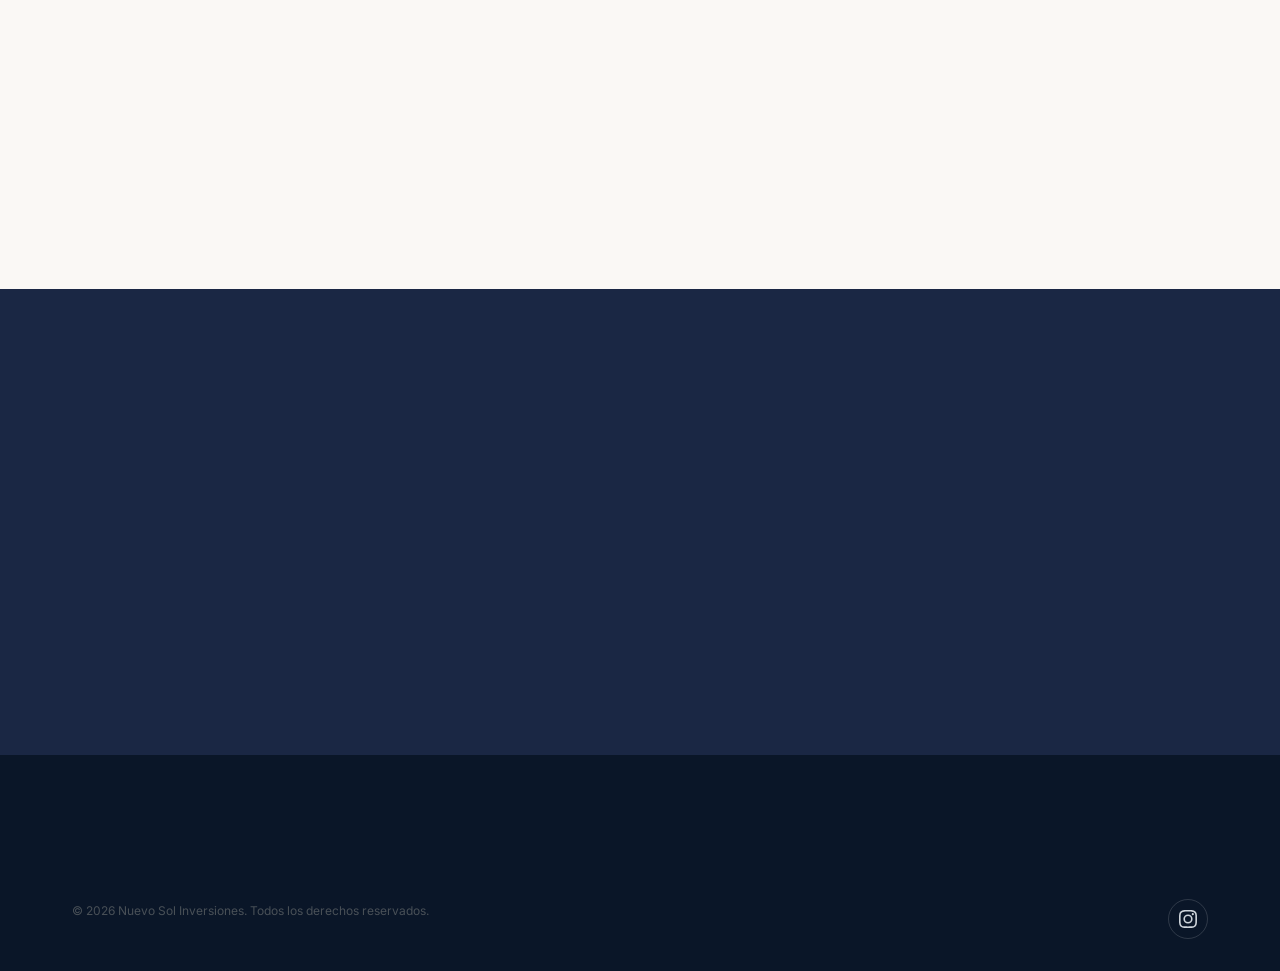
<file: nosotros.html>
<!DOCTYPE html>
<html lang="es" dir="ltr">
<head>
  

  <meta charset="UTF-8">
  <meta name="viewport" content="width=device-width, initial-scale=1.0">
  <title>Sobre Nosotros | Nuevo Sol Inversiones - Bienes Raíces en Santo Domingo</title>
  <meta name="description" content="Conoce a Nuevo Sol Inversiones, tu partner estratégico en bienes raíces en República Dominicana. Más de 12 años de experiencia en propiedades de lujo y proyectos económicos.">
  <meta name="robots" content="index, follow">
  <link rel="canonical" href="https://nuevosolinversiones.com/nosotros.html">
  <link rel="icon" type="image/png" href="Nuevo Sol LOGO.png">
  <link rel="preconnect" href="https://fonts.googleapis.com">
  <link rel="preconnect" href="https://fonts.gstatic.com" crossorigin>
  <link href="https://fonts.googleapis.com/css2?family=Inter:wght@300;400;500;600&family=Outfit:wght@300;400;500;600;700;800&display=swap" rel="stylesheet">
  <link rel="stylesheet" href="css/variables.css">
  <link rel="stylesheet" href="css/base.css">
  <link rel="stylesheet" href="css/components.css">
  <link rel="stylesheet" href="css/layout.css">
  <link rel="stylesheet" href="css/hero.css">
  <link rel="stylesheet" href="css/animations.css">
  <link rel="stylesheet" href="css/responsive.css">
  <style>
    .about-hero {
      position: relative;
      min-height: 60vh;
      display: flex;
      align-items: center;
      overflow: hidden;
      padding-top: 80px;
    }
    .about-hero__bg {
      position: absolute;
      inset: 0;
    }
    .about-hero__bg img {
      width: 100%;
      height: 100%;
      object-fit: cover;
    }
    .about-hero__overlay {
      position: absolute;
      inset: 0;
      background: linear-gradient(135deg, rgba(26,39,68,0.92), rgba(26,39,68,0.75));
    }
    .about-hero__content {
      position: relative;
      z-index: 2;
      color: white;
      max-width: 700px;
    }
    .values-grid {
      display: grid;
      grid-template-columns: repeat(3, 1fr);
      gap: var(--space-8);
    }
    .value-card {
      text-align: center;
      padding: var(--space-8);
      border-radius: var(--radius-xl);
      background: var(--color-white);
      box-shadow: var(--shadow-card);
      transition: all var(--duration-slow) var(--ease-out);
    }
    .value-card:hover {
      transform: translateY(-4px);
      box-shadow: var(--shadow-card-hover);
    }
    .value-icon {
      font-size: 3rem;
      margin-bottom: var(--space-4);
    }
    .timeline {
      position: relative;
      max-width: 700px;
      margin: 0 auto;
    }
    .timeline::before {
      content: '';
      position: absolute;
      left: 50%;
      top: 0;
      bottom: 0;
      width: 2px;
      background: var(--color-gold);
      transform: translateX(-50%);
    }
    .timeline-item {
      position: relative;
      padding: var(--space-6) 0;
      display: grid;
      grid-template-columns: 1fr 60px 1fr;
      align-items: center;
    }
    .timeline-item__date {
      text-align: right;
      padding-right: var(--space-6);
    }
    .timeline-item__year {
      font-family: var(--font-display);
      font-size: var(--text-2xl);
      font-weight: var(--weight-bold);
      color: var(--color-gold);
    }
    .timeline-item__dot {
      width: 16px;
      height: 16px;
      border-radius: 50%;
      background: var(--color-gold);
      border: 4px solid var(--color-cream);
      margin: 0 auto;
      position: relative;
      z-index: 2;
    }
    .timeline-item__content {
      padding-left: var(--space-6);
    }
    .timeline-item__title {
      font-family: var(--font-display);
      font-size: var(--text-lg);
      font-weight: var(--weight-semibold);
      color: var(--color-navy);
      margin-bottom: var(--space-1);
    }
    .timeline-item__text {
      font-size: var(--text-sm);
      color: var(--color-gray-600);
      margin: 0;
    }
    .stats-bar {
      display: grid;
      grid-template-columns: repeat(4, 1fr);
      gap: var(--space-8);
      text-align: center;
      padding: var(--space-4) 0;
    }
    .stats-bar__number {
      font-family: var(--font-display);
      font-size: var(--text-5xl);
      font-weight: var(--weight-bold);
      color: var(--color-gold);
    }
    .stats-bar__label {
      font-size: var(--text-sm);
      color: var(--color-gray-400);
      text-transform: uppercase;
      letter-spacing: var(--tracking-wider);
      margin-top: var(--space-2);
    }
    @media (max-width: 768px) {
      .values-grid {
        grid-template-columns: 1fr;
      }
      .timeline::before { left: 20px; }
      .timeline-item {
        grid-template-columns: 40px 1fr;
      }
      .timeline-item__date {
        display: none;
      }
      .timeline-item__dot {
        margin: 0;
      }
      .timeline-item__content {
        padding-left: var(--space-4);
      }
      .stats-bar {
        grid-template-columns: repeat(2, 1fr);
      }
    }
  </style>
  <link rel="stylesheet" href="css/translate.css">
    </head>
<body class="page-transition">
  

  <!-- NAV -->
  <nav class="nav nav--transparent" id="mainNav" role="navigation">
    <div class="container">
      <div class="nav__inner">
        <a href="index.html" class="nav__logo"><img src="Nuevo Sol LOGO.png" alt="Nuevo Sol Inversiones" style="height: 50px; width: auto;"></a>
        <div class="nav__links">
          <a href="index.html" class="nav__link" data-i18n="nav.home">Inicio</a>
          <a href="propiedades.html" class="nav__link" data-i18n="nav.properties">Propiedades</a>
          <a href="calculadora.html" class="nav__link" data-i18n="nav.calculator">Calculadora</a>
          <a href="agendar-tour.html" class="nav__link" data-i18n="nav.tour">Agendar Tour</a>
          <a href="publicar.html" class="nav__link" data-i18n="nav.publish">Publicar</a>
          <a href="nosotros.html" class="nav__link nav__link--active" data-i18n="nav.about">Nosotros</a>
          <a href="contacto.html" class="btn btn-primary btn-sm nav__cta" data-i18n="nav.contact">Contactar</a>
        
          <div class="lang-picker">
          <button class="nav__lang-toggle" aria-label="Cambiar Idioma" data-lang-btn>🇪🇸 ES</button>
          <div class="lang-dropdown">
            <button class="lang-option" data-lang="es">🇪🇸 Español</button>
            <button class="lang-option" data-lang="en">🇺🇸 English</button>          </div>
        </div>
          
          <!-- Desktop Auth -->
          <div class="nav__auth">
            <a href="login.html" class="btn-login" data-i18n="nav.login">Login</a>
            <span class="nav__signup-text">
              <span data-i18n="nav.no_account">¿No tienes cuenta?</span> 
              <a href="registro.html" data-i18n="nav.signup">Sign Up</a>
            </span>
          </div>
        </div>
        
        <button class="nav__hamburger" id="navHamburger" aria-label="Menú"><span></span><span></span><span></span></button>
      </div>
    </div>
  </nav>
  <div class="nav__mobile" id="navMobile">
    <a href="index.html" class="nav__link" onclick="closeMobileNav()" data-i18n="nav.home">Inicio</a>
    <a href="propiedades.html" class="nav__link" onclick="closeMobileNav()" data-i18n="nav.properties">Propiedades</a>
    <a href="calculadora.html" class="nav__link" onclick="closeMobileNav()" data-i18n="nav.calculator">Calculadora</a>
    <a href="agendar-tour.html" class="nav__link" onclick="closeMobileNav()" data-i18n="nav.tour">Agendar Tour</a>
    <a href="publicar.html" class="nav__link" onclick="closeMobileNav()" data-i18n="nav.publish">Publicar</a>
    <a href="nosotros.html" class="nav__link" onclick="closeMobileNav()" data-i18n="nav.about">Nosotros</a>

    <div class="lang-picker">
          <button class="nav__lang-toggle" aria-label="Cambiar Idioma" data-lang-btn>🇪🇸 ES</button>
          <div class="lang-dropdown">
            <button class="lang-option" data-lang="es">🇪🇸 Español</button>
            <button class="lang-option" data-lang="en">🇺🇸 English</button>          </div>
        </div>

    <!-- Mobile Auth -->
    <div class="nav__auth" style="margin-left: 0; margin-top: var(--space-4);">
      <a href="login.html" class="btn-login" style="min-height: 44px; width: 200px; font-size: 14px;" data-i18n="nav.login_full">Login / Iniciar Sesión</a>
      <span class="nav__signup-text" style="font-size: 12px; margin-top: 8px;">
        <span data-i18n="nav.no_account">¿No tienes cuenta?</span> 
        <a href="registro.html" style="font-size: 12px;" data-i18n="nav.register_here">Regístrate aquí</a>
      </span>
    </div>
  </div>

  <!-- ABOUT HERO -->
  <section class="about-hero">
    <div class="about-hero__bg">
      <img src="assets/images/properties/NKN_0010_1920.jpg" alt="Nuevo Sol Inversiones oficina" width="1920" height="1080" fetchpriority="high">
    </div>
    <div class="about-hero__overlay"></div>
    <div class="container" style="position:relative;z-index:2;">
      <div class="about-hero__content" style="animation: fadeInUp 1s ease both;">
        <span class="section-label" style="color:var(--color-gold-light);" data-i18n="about.hero.label">Sobre Nosotros</span>
        <h1 style="color:white;font-size:var(--text-5xl);margin-bottom:var(--space-6);" data-i18n="about.hero.title">Tu partner estratégico en bienes raíces</h1>
        <p style="color:rgba(255,255,255,0.75);font-size:var(--text-lg);line-height:var(--leading-relaxed);" data-i18n="about.hero.desc">En Nuevo Sol Inversiones transformamos sueños en hogares y oportunidades en inversiones rentables. Con más de una década en el mercado inmobiliario dominicano, somos la referencia de excelencia y confianza.</p>
      </div>
    </div>
  </section>

  <!-- STATS -->
  <section class="section section--dark">
    <div class="container">
        <div class="stats-bar stagger">
          <div style="text-align:center;">
            <div style="margin-bottom:var(--space-2);"><svg width="32" height="32" viewBox="0 0 24 24" fill="none" stroke="var(--color-gold)" stroke-width="2"><polygon points="12 2 15.09 8.26 22 9.27 17 14.14 18.18 21.02 12 17.77 5.82 21.02 7 14.14 2 9.27 8.91 8.26 12 2"/></svg></div>
            <div class="stats-bar__label" style="font-size:var(--text-lg);font-weight:600;color:white;letter-spacing:1px;text-transform:uppercase;" data-i18n="home.stats.premium">Asesoría Premium</div>
          </div>
          <div style="text-align:center;">
            <div style="margin-bottom:var(--space-2);"><svg width="32" height="32" viewBox="0 0 24 24" fill="none" stroke="var(--color-gold)" stroke-width="2"><path d="M21 2l-2 2m-7.61 7.61a5.5 5.5 0 1 1-7.778 7.778 5.5 5.5 0 0 1 7.777-7.777zm0 0L15.5 7.5m0 0l3 3L22 7l-3-3m-3.5 3.5L19 4"/></svg></div>
            <div class="stats-bar__label" style="font-size:var(--text-lg);font-weight:600;color:white;letter-spacing:1px;text-transform:uppercase;" data-i18n="home.stats.exclusive">Propiedades Exclusivas</div>
          </div>
          <div style="text-align:center;">
            <div style="margin-bottom:var(--space-2);"><svg width="32" height="32" viewBox="0 0 24 24" fill="none" stroke="var(--color-gold)" stroke-width="2"><path d="M12 22s8-4 8-10V5l-8-3-8 3v7c0 6 8 10 8 10z"/></svg></div>
            <div class="stats-bar__label" style="font-size:var(--text-lg);font-weight:600;color:white;letter-spacing:1px;text-transform:uppercase;" data-i18n="home.stats.secure">Inversión Segura</div>
          </div>
          <div style="text-align:center;">
            <div style="margin-bottom:var(--space-2);"><svg width="32" height="32" viewBox="0 0 24 24" fill="none" stroke="var(--color-gold)" stroke-width="2"><path d="M17 21v-2a4 4 0 0 0-4-4H5a4 4 0 0 0-4 4v2"/><circle cx="9" cy="7" r="4"/><path d="M23 21v-2a4 4 0 0 0-3-3.87"/><path d="M16 3.13a4 4 0 0 1 0 7.75"/></svg></div>
            <div class="stats-bar__label" style="font-size:var(--text-lg);font-weight:600;color:white;letter-spacing:1px;text-transform:uppercase;" data-i18n="home.stats.support">Acompañamiento 360°</div>
          </div>
        </div>
    </div>
  </section>

  <!-- MISSION & VISION -->
  <section class="section">
    <div class="container">
      <div style="display:grid;grid-template-columns:1fr 1fr;gap:var(--space-16);align-items:center;margin-bottom:var(--space-section);">
        <div class="reveal">
          <span class="section-label" data-i18n="about.mission.label">Nuestra Misión</span>
          <h2 class="section-title" data-i18n="about.mission.title">Conectar personas con el hogar de sus sueños</h2>
          <p style="font-size:var(--text-lg);line-height:var(--leading-loose);color:var(--color-gray-600);" data-i18n="about.mission.desc">Nuestra misión es democratizar el acceso a bienes raíces de calidad, ofreciendo tanto propiedades de lujo como proyectos económicos que se adapten a cada perfil de inversión. Combinamos tecnología de vanguardia con un servicio humano excepcional.</p>
          <div class="divider" style="margin-top:var(--space-6);"></div>
          <p style="font-size:var(--text-base);color:var(--color-gray-600);" data-i18n="about.mission.sub">Creemos que cada persona merece un espacio que refleje sus aspiraciones, y trabajamos incansablemente para hacer eso posible.</p>
        </div>
        <div class="reveal--right" style="border-radius:var(--radius-2xl);overflow:hidden;">
          <img src="assets/images/properties/NKN_0020_800.jpg" alt="Equipo Nuevo Sol Inversiones" loading="lazy" style="width:100%;height:400px;object-fit:cover;">
        </div>
      </div>
    </div>
  </section>

  <!-- VALUES -->
  <section class="section section--cream">
    <div class="container">
      <div class="text-center reveal" style="margin-bottom:var(--space-12);">
        <span class="section-label" style="justify-content:center;" data-i18n="about.values.label">Nuestros Valores</span>
        <h2 class="section-title" style="margin:0 auto;" data-i18n="about.values.title">Lo que nos define</h2>
      </div>

      <div class="values-grid stagger">
        <div class="value-card">
          <div class="value-icon">🌟</div>
          <h4 style="font-size:var(--text-xl);margin-bottom:var(--space-3);color:var(--color-navy);" data-i18n="about.val1.title">Excelencia</h4>
          <p style="font-size:var(--text-sm);color:var(--color-gray-600);margin:0;" data-i18n="about.val1.desc">Cada propiedad, cada interacción y cada detalle refleja nuestro compromiso con la calidad superior. No nos conformamos con menos que lo mejor.</p>
        </div>
        <div class="value-card">
          <div class="value-icon">🤝</div>
          <h4 style="font-size:var(--text-xl);margin-bottom:var(--space-3);color:var(--color-navy);" data-i18n="about.val2.title">Confianza</h4>
          <p style="font-size:var(--text-sm);color:var(--color-gray-600);margin:0;" data-i18n="about.val2.desc">La transparencia es la base de cada relación. Nuestros clientes confían en nosotros porque honramos nuestra palabra en cada transacción.</p>
        </div>
        <div class="value-card">
          <div class="value-icon">🚀</div>
          <h4 style="font-size:var(--text-xl);margin-bottom:var(--space-3);color:var(--color-navy);" data-i18n="about.val3.title">Innovación</h4>
          <p style="font-size:var(--text-sm);color:var(--color-gray-600);margin:0;" data-i18n="about.val3.desc">Desde búsqueda con inteligencia artificial hasta tours virtuales, lideramos la transformación digital del mercado inmobiliario dominicano.</p>
        </div>
      </div>
    </div>
  </section>

  <!-- TIMELINE -->
  <section class="section">
    <div class="container">
      <div class="text-center reveal" style="margin-bottom:var(--space-12);">
        <span class="section-label" style="justify-content:center;" data-i18n="about.history.label">Nuestra Historia</span>
        <h2 class="section-title" style="margin:0 auto;" data-i18n="about.history.title">Un camino de crecimiento</h2>
      </div>

      <div class="timeline reveal">
        <div class="timeline-item">
          <div class="timeline-item__date"><div class="timeline-item__year">2014</div></div>
          <div class="timeline-item__dot"></div>
          <div class="timeline-item__content">
            <h4 class="timeline-item__title" data-i18n="about.tl1.title">Inicio del Sueño</h4>
            <p class="timeline-item__text" data-i18n="about.tl1.desc">Fundación de Nuevo Sol Inversiones con la visión de transformar el mercado inmobiliario dominicano.</p>
          </div>
        </div>
        <div class="timeline-item">
          <div class="timeline-item__date"><div class="timeline-item__year">2017</div></div>
          <div class="timeline-item__dot"></div>
          <div class="timeline-item__content">
            <h4 class="timeline-item__title" data-i18n="about.tl2.title">Expansión a Lujo</h4>
            <p class="timeline-item__text" data-i18n="about.tl2.desc">Lanzamiento de nuestro portafolio de propiedades premium en Piantini y Naco.</p>
          </div>
        </div>
        <div class="timeline-item">
          <div class="timeline-item__date"><div class="timeline-item__year">2020</div></div>
          <div class="timeline-item__dot"></div>
          <div class="timeline-item__content">
            <h4 class="timeline-item__title" data-i18n="about.tl3.title">Proyectos Sociales</h4>
            <p class="timeline-item__text" data-i18n="about.tl3.desc">Inicio de proyectos económicos para hacer accesible la compra de vivienda a más familias dominicanas.</p>
          </div>
        </div>
        <div class="timeline-item">
          <div class="timeline-item__date"><div class="timeline-item__year">2024</div></div>
          <div class="timeline-item__dot"></div>
          <div class="timeline-item__content">
            <h4 class="timeline-item__title" data-i18n="about.tl4.title">Innovación Digital</h4>
            <p class="timeline-item__text" data-i18n="about.tl4.desc">Implementación de búsqueda con inteligencia artificial y plataforma digital premium para nuestros clientes.</p>
          </div>
        </div>
        <div class="timeline-item">
          <div class="timeline-item__date"><div class="timeline-item__year">2026</div></div>
          <div class="timeline-item__dot"></div>
          <div class="timeline-item__content">
            <h4 class="timeline-item__title" data-i18n="about.tl5.title">El Futuro es Ahora</h4>
            <p class="timeline-item__text" data-i18n="about.tl5.desc">0 propiedades vendidas, expansión a Juan Dolio y nuevos desarrollos exclusivos en camino.</p>
          </div>
        </div>
      </div>
    </div>
  </section>

  <!-- CTA -->
  <section class="section section--dark">
    <div class="container">
      <div class="text-center reveal" style="max-width:700px;margin:0 auto;">
        <h2 style="color:white;font-size:var(--text-4xl);margin-bottom:var(--space-6);" data-i18n="about.cta.title">¿Listo para encontrar tu próxima inversión?</h2>
        <p style="color:var(--color-gray-400);font-size:var(--text-lg);margin-bottom:var(--space-8);" data-i18n="about.cta.desc">Nuestro equipo está listo para ayudarte a encontrar la propiedad perfecta para ti.</p>
        <div style="display:flex;gap:var(--space-4);justify-content:center;flex-wrap:wrap;">
          <a href="propiedades.html" class="btn btn-primary btn-lg" data-i18n="home.hero_btn_explore">Explorar Propiedades</a>
          <a href="agendar-tour.html" class="btn btn-outline-white btn-lg" data-i18n="about.cta.tour">Agendar Tour</a>
        </div>
      </div>
    </div>
  </section>

  <!-- FOOTER -->
  <footer class="footer">
    <div class="container">
      <div class="footer__bottom" style="border-top:none;">
        <p data-i18n="footer.rights">&copy; 2026 Nuevo Sol Inversiones. Todos los derechos reservados.</p>
        <div class="footer__social">
          <a href="https://www.instagram.com/nuevosol.inversiones" target="_blank" aria-label="Instagram">
            <svg viewBox="0 0 24 24"><path d="M12 2.163c3.204 0 3.584.012 4.85.07 3.252.148 4.771 1.691 4.919 4.919.058 1.265.069 1.645.069 4.849 0 3.205-.012 3.584-.069 4.849-.149 3.225-1.664 4.771-4.919 4.919-1.266.058-1.644.07-4.85.07-3.204 0-3.584-.012-4.849-.07-3.26-.149-4.771-1.699-4.919-4.92-.058-1.265-.07-1.644-.07-4.849 0-3.204.013-3.583.07-4.849.149-3.227 1.664-4.771 4.919-4.919 1.266-.057 1.645-.069 4.849-.069zM12 0C8.741 0 8.333.014 7.053.072 2.695.272.273 2.69.073 7.052.014 8.333 0 8.741 0 12c0 3.259.014 3.668.072 4.948.2 4.358 2.618 6.78 6.98 6.98C8.333 23.986 8.741 24 12 24c3.259 0 3.668-.014 4.948-.072 4.354-.2 6.782-2.618 6.979-6.98.059-1.28.073-1.689.073-4.948 0-3.259-.014-3.667-.072-4.947-.196-4.354-2.617-6.78-6.979-6.98C15.668.014 15.259 0 12 0zm0 5.838a6.162 6.162 0 100 12.324 6.162 6.162 0 000-12.324zM12 16a4 4 0 110-8 4 4 0 010 8zm6.406-11.845a1.44 1.44 0 100 2.881 1.44 1.44 0 000-2.881z"/></svg>
          </a>
        </div>
      </div>
    </div>
  </footer>

  <!-- WhatsApp Float -->
  <a href="https://wa.me/18096972050" class="whatsapp-float" target="_blank" rel="noopener" aria-label="WhatsApp">
    <svg viewBox="0 0 24 24"><path d="M17.472 14.382c-.297-.149-1.758-.867-2.03-.967-.273-.099-.471-.148-.67.15-.197.297-.767.966-.94 1.164-.173.199-.347.223-.644.075-.297-.15-1.255-.463-2.39-1.475-.883-.788-1.48-1.761-1.653-2.059-.173-.297-.018-.458.13-.606.134-.133.298-.347.446-.52.149-.174.198-.298.298-.497.099-.198.05-.371-.025-.52-.075-.149-.669-1.612-.916-2.207-.242-.579-.487-.5-.669-.51-.173-.008-.371-.01-.57-.01-.198 0-.52.074-.792.372-.272.297-1.04 1.016-1.04 2.479 0 1.462 1.065 2.875 1.213 3.074.149.198 2.096 3.2 5.077 4.487.709.306 1.262.489 1.694.625.712.227 1.36.195 1.871.118.571-.085 1.758-.719 2.006-1.413.248-.694.248-1.289.173-1.413-.074-.124-.272-.198-.57-.347z"/><path d="M12 2C6.477 2 2 6.477 2 12c0 1.89.525 3.66 1.438 5.168L2 22l4.832-1.438A9.955 9.955 0 0 0 12 22c5.523 0 10-4.477 10-10S17.523 2 12 2z"/></svg>
  </a>

  <script src="js/app.js" defer></script>

  <!-- ── Google Translate ── -->
      <script src="js/translations.js"></script>
  <script src="js/i18n.js"></script>
</body>
</html>
</file>
<file: css/variables.css>
/* ============================================
   NUEVO SOL INVERSIONES — Design Tokens
   Premium Real Estate Design System
   ============================================ */

:root {
  /* ── Brand Colors ── */
  --color-gold: #C5A55A;
  --color-gold-light: #F4B857;
  --color-gold-dark: #C68119;
  --color-gold-glow: rgba(231, 158, 36, 0.15);
  
  --color-green: #1B5E20;
  --color-green-light: #1B5E20;
  --color-green-dark: #072B12;
  
  --color-navy: #1A2744;
  --color-navy-light: #1F3A63;
  --color-navy-dark: #0A1628;
  
  /* ── Neutrals ── */
  --color-white: #FFFFFF;
  --color-cream: #FAF8F5;
  --color-cream-warm: #F5F0E8;
  --color-gray-50: #F8F9FA;
  --color-gray-100: #F1F3F5;
  --color-gray-200: #E9ECEF;
  --color-gray-300: #DEE2E6;
  --color-gray-400: #CED4DA;
  --color-gray-500: #ADB5BD;
  --color-gray-600: #868E96;
  --color-gray-700: #495057;
  --color-gray-800: #343A40;
  --color-gray-900: #212529;
  --color-black: #0A0A0A;
  
  /* ── Semantic ── */
  --color-success: #2E7D32;
  --color-error: #C62828;
  --color-warning: #F9A825;
  --color-info: #1565C0;
  
  /* ── Gradients ── */
  --gradient-gold: linear-gradient(135deg, #C5A55A, #F4B857);
  --gradient-navy: linear-gradient(135deg, #1A2744, #1F3A63);
  --gradient-hero: linear-gradient(180deg, rgba(10, 10, 10, 0.7) 0%, rgba(10, 10, 10, 0.3) 40%, rgba(10, 10, 10, 0.6) 100%);
  --gradient-card: linear-gradient(180deg, transparent 50%, rgba(10, 10, 10, 0.85) 100%);
  --gradient-glass: linear-gradient(135deg, rgba(255,255,255,0.1), rgba(255,255,255,0.05));
  
  /* ── Typography ── */
  --font-display: 'Outfit', sans-serif;
  --font-body: 'Inter', sans-serif;
  
  --text-xs: clamp(0.7rem, 0.65rem + 0.25vw, 0.75rem);
  --text-sm: clamp(0.8rem, 0.75rem + 0.25vw, 0.875rem);
  --text-base: clamp(0.9rem, 0.85rem + 0.3vw, 1rem);
  --text-lg: clamp(1rem, 0.95rem + 0.35vw, 1.125rem);
  --text-xl: clamp(1.15rem, 1rem + 0.5vw, 1.25rem);
  --text-2xl: clamp(1.4rem, 1.2rem + 0.8vw, 1.5rem);
  --text-3xl: clamp(1.7rem, 1.4rem + 1.2vw, 1.875rem);
  --text-4xl: clamp(2rem, 1.5rem + 2vw, 2.5rem);
  --text-5xl: clamp(2.5rem, 1.8rem + 3vw, 3.5rem);
  --text-6xl: clamp(3rem, 2rem + 4vw, 4.5rem);
  --text-hero: clamp(3.5rem, 2rem + 5.5vw, 6rem);
  
  --weight-light: 300;
  --weight-regular: 400;
  --weight-medium: 500;
  --weight-semibold: 600;
  --weight-bold: 700;
  --weight-extrabold: 800;
  
  --leading-tight: 1.1;
  --leading-snug: 1.25;
  --leading-normal: 1.5;
  --leading-relaxed: 1.65;
  --leading-loose: 1.8;
  
  --tracking-tighter: -0.03em;
  --tracking-tight: -0.02em;
  --tracking-normal: 0;
  --tracking-wide: 0.05em;
  --tracking-wider: 0.1em;
  --tracking-widest: 0.2em;
  
  /* ── Spacing ── */
  --space-1: 0.25rem;
  --space-2: 0.5rem;
  --space-3: 0.75rem;
  --space-4: 1rem;
  --space-5: 1.25rem;
  --space-6: 1.5rem;
  --space-8: 2rem;
  --space-10: 2.5rem;
  --space-12: 3rem;
  --space-16: 4rem;
  --space-20: 5rem;
  --space-24: 6rem;
  --space-32: 8rem;
  --space-40: 10rem;
  --space-48: 12rem;
  --space-section: clamp(4rem, 3rem + 5vw, 8rem);
  
  /* ── Layout ── */
  --container-sm: 640px;
  --container-md: 768px;
  --container-lg: 1024px;
  --container-xl: 1200px;
  --container-2xl: 1440px;
  --container-padding: clamp(1rem, 0.5rem + 2vw, 2rem);
  
  /* ── Borders ── */
  --radius-sm: 4px;
  --radius-md: 8px;
  --radius-lg: 12px;
  --radius-xl: 16px;
  --radius-2xl: 24px;
  --radius-full: 9999px;
  
  /* ── Shadows ── */
  --shadow-sm: 0 1px 3px rgba(0, 0, 0, 0.06);
  --shadow-md: 0 4px 12px rgba(0, 0, 0, 0.08);
  --shadow-lg: 0 8px 30px rgba(0, 0, 0, 0.1);
  --shadow-xl: 0 16px 50px rgba(0, 0, 0, 0.14);
  --shadow-2xl: 0 24px 60px rgba(0, 0, 0, 0.18);
  --shadow-gold: 0 4px 20px rgba(212, 160, 23, 0.25);
  --shadow-card: 0 2px 20px rgba(0, 0, 0, 0.06);
  --shadow-card-hover: 0 12px 40px rgba(0, 0, 0, 0.12);
  
  /* ── Transitions ── */
  --ease-out: cubic-bezier(0.16, 1, 0.3, 1);
  --ease-in-out: cubic-bezier(0.65, 0, 0.35, 1);
  --ease-spring: cubic-bezier(0.34, 1.56, 0.64, 1);
  --duration-fast: 150ms;
  --duration-normal: 300ms;
  --duration-slow: 500ms;
  --duration-slower: 800ms;
  
  /* ── Z-Index ── */
  --z-dropdown: 100;
  --z-sticky: 200;
  --z-overlay: 300;
  --z-modal: 400;
  --z-toast: 500;
  --z-whatsapp: 450;
  
  /* ── Glass ── */
  --glass-bg: rgba(255, 255, 255, 0.08);
  --glass-border: rgba(255, 255, 255, 0.12);
  --glass-blur: blur(20px);
}
</file>
<file: css/base.css>
/* ============================================
   NUEVO SOL INVERSIONES — Base Styles
   Reset + Typography + Global Defaults
   ============================================ */

/* ── Modern Reset ── */
*, *::before, *::after {
  box-sizing: border-box;
  margin: 0;
  padding: 0;
}

html {
  scroll-behavior: smooth;
  -webkit-text-size-adjust: 100%;
  text-size-adjust: 100%;
  overflow-x: hidden;
}

body {
  font-family: var(--font-body);
  font-size: var(--text-base);
  font-weight: var(--weight-regular);
  line-height: var(--leading-relaxed);
  color: var(--color-gray-800);
  background-color: var(--color-cream);
  overflow-x: hidden;
  -webkit-font-smoothing: antialiased;
  -moz-osx-font-smoothing: grayscale;
  text-rendering: optimizeLegibility;
}

img, video, svg {
  display: block;
  max-width: 100%;
  height: auto;
}

img {
  content-visibility: auto;
}

a {
  color: inherit;
  text-decoration: none;
  transition: color var(--duration-normal) var(--ease-out);
}

button {
  font-family: inherit;
  font-size: inherit;
  cursor: pointer;
  border: none;
  background: none;
  outline: none;
  color: inherit;
}

input, select, textarea {
  font-family: inherit;
  font-size: inherit;
  color: inherit;
  border: none;
  outline: none;
  background: none;
}

ul, ol {
  list-style: none;
}

/* ── Typography ── */
h1, h2, h3, h4, h5, h6 {
  font-family: var(--font-display);
  font-weight: var(--weight-semibold);
  line-height: var(--leading-tight);
  letter-spacing: var(--tracking-tight);
  color: var(--color-navy);
}

h1 { font-size: var(--text-hero); font-weight: var(--weight-bold); }
h2 { font-size: var(--text-5xl); }
h3 { font-size: var(--text-4xl); }
h4 { font-size: var(--text-3xl); }
h5 { font-size: var(--text-2xl); }
h6 { font-size: var(--text-xl); }

p {
  margin-bottom: var(--space-4);
  color: var(--color-gray-700);
}

.text-gold { color: var(--color-gold); }
.text-navy { color: var(--color-navy); }
.text-green { color: var(--color-green); }
.text-white { color: var(--color-white); }
.text-gray { color: var(--color-gray-600); }

.text-center { text-align: center; }
.text-uppercase {
  text-transform: uppercase;
  letter-spacing: var(--tracking-widest);
  font-size: var(--text-xs);
  font-weight: var(--weight-semibold);
}

/* ── Section Headings ── */
.section-label {
  text-transform: uppercase;
  letter-spacing: var(--tracking-widest);
  font-size: var(--text-xs);
  font-weight: var(--weight-semibold);
  color: var(--color-gold);
  font-family: var(--font-display);
  margin-bottom: var(--space-4);
  display: inline-flex;
  align-items: center;
  gap: var(--space-3);
}

.section {
  padding: var(--space-section) 0;
  content-visibility: auto;
  contain-intrinsic-size: 1px 500px;
}

.section-label::before {
  content: '';
  display: inline-block;
  width: 24px;
  height: 2px;
  background: var(--color-gold);
}

.section-title {
  font-size: var(--text-5xl);
  font-weight: var(--weight-semibold);
  color: var(--color-navy);
  margin-bottom: var(--space-6);
  max-width: 700px;
}

.section-subtitle {
  font-size: var(--text-lg);
  color: var(--color-gray-600);
  max-width: 600px;
  line-height: var(--leading-relaxed);
}

/* ── Selection ── */
::selection {
  background-color: var(--color-gold);
  color: var(--color-white);
}

/* ── Scrollbar ── */
::-webkit-scrollbar {
  width: 6px;
}

::-webkit-scrollbar-track {
  background: var(--color-cream);
}

::-webkit-scrollbar-thumb {
  background: var(--color-gray-400);
  border-radius: var(--radius-full);
}

::-webkit-scrollbar-thumb:hover {
  background: var(--color-gold);
}

/* ── Focus ── */
:focus-visible {
  outline: 2px solid var(--color-gold);
  outline-offset: 2px;
}
/* ── Utilities ── */
.body-locked {
  overflow: hidden !important;
  touch-action: none;
  -webkit-overflow-scrolling: none;
}
</file>
<file: css/components.css>
/* ============================================
   NUEVO SOL INVERSIONES — Components
   Buttons, Cards, Forms, Badges
   ============================================ */

/* ── Buttons ── */
.btn {
  display: inline-flex;
  align-items: center;
  justify-content: center;
  gap: var(--space-2);
  padding: var(--space-4) var(--space-8);
  font-family: var(--font-display);
  font-size: var(--text-sm);
  font-weight: var(--weight-semibold);
  letter-spacing: var(--tracking-wide);
  text-transform: uppercase;
  border-radius: var(--radius-sm);
  transition: all var(--duration-normal) var(--ease-out);
  position: relative;
  overflow: hidden;
  white-space: nowrap;
  min-height: 48px;
}

.btn::after {
  content: '';
  position: absolute;
  inset: 0;
  background: linear-gradient(rgba(255,255,255,0.2), transparent);
  opacity: 0;
  transition: opacity var(--duration-normal) var(--ease-out);
}

.btn:hover::after {
  opacity: 1;
}

.btn-primary {
  background: var(--gradient-gold);
  color: var(--color-white);
  box-shadow: var(--shadow-gold);
}

.btn-primary:hover {
  transform: translateY(-2px);
  box-shadow: 0 8px 30px rgba(212, 160, 23, 0.35);
}

.btn-secondary {
  background: var(--color-navy);
  color: var(--color-white);
}

.btn-secondary:hover {
  background: var(--color-navy-light);
  transform: translateY(-2px);
  box-shadow: var(--shadow-lg);
}

.btn-outline {
  border: 1.5px solid var(--color-navy);
  color: var(--color-navy);
  background: transparent;
}

.btn-outline:hover {
  background: var(--color-navy);
  color: var(--color-white);
  transform: translateY(-2px);
}

.btn-outline-white {
  border: 1.5px solid rgba(255,255,255,0.6);
  color: var(--color-white);
  background: transparent;
}

.btn-outline-white:hover {
  background: var(--color-white);
  color: var(--color-navy);
}

.btn-glass {
  background: rgba(255, 255, 255, 0.1);
  backdrop-filter: blur(10px);
  -webkit-backdrop-filter: blur(10px);
  border: 1px solid rgba(255, 255, 255, 0.2);
  color: var(--color-white);
}

.btn-glass:hover {
  background: rgba(255, 255, 255, 0.2);
  transform: translateY(-2px);
}

.btn-lg {
  padding: var(--space-5) var(--space-10);
  font-size: var(--text-base);
  min-height: 56px;
}

.btn-sm {
  padding: var(--space-2) var(--space-5);
  font-size: var(--text-xs);
  min-height: 36px;
}

.btn-icon {
  width: 48px;
  height: 48px;
  padding: 0;
  border-radius: var(--radius-full);
}

/* ── Property Cards ── */
.property-card {
  position: relative;
  border-radius: var(--radius-xl);
  overflow: hidden;
  background: var(--color-white);
  box-shadow: var(--shadow-card);
  transition: all var(--duration-slow) var(--ease-out);
  cursor: pointer;
  content-visibility: auto;
  contain-intrinsic-size: 300px 400px;
}

.property-card:hover {
  transform: translateY(-8px);
  box-shadow: var(--shadow-card-hover);
}

.property-card__image-wrap {
  position: relative;
  overflow: hidden;
  aspect-ratio: 4 / 3;
}

.property-card__image {
  width: 100%;
  height: 100%;
  object-fit: cover;
  transition: transform var(--duration-slower) var(--ease-out);
}

.property-card:hover .property-card__image {
  transform: scale(1.08);
}

.property-card__badge {
  position: absolute;
  top: var(--space-4);
  left: var(--space-4);
  padding: var(--space-1) var(--space-3);
  font-size: var(--text-xs);
  font-weight: var(--weight-semibold);
  text-transform: uppercase;
  letter-spacing: var(--tracking-wider);
  border-radius: var(--radius-sm);
  z-index: 2;
}

.badge-new {
  background: var(--color-gold);
  color: var(--color-white);
}

.badge-luxury {
  background: var(--color-navy);
  color: var(--color-white);
}

.badge-lowcost {
  background: var(--color-green);
  color: var(--color-white);
}

.badge-featured {
  background: var(--color-white);
  color: var(--color-navy);
  box-shadow: var(--shadow-sm);
}

.property-card__favorite {
  position: absolute;
  top: var(--space-4);
  right: var(--space-4);
  width: 36px;
  height: 36px;
  border-radius: var(--radius-full);
  background: rgba(255, 255, 255, 0.9);
  backdrop-filter: blur(4px);
  display: flex;
  align-items: center;
  justify-content: center;
  transition: all var(--duration-normal) var(--ease-out);
  z-index: 2;
  cursor: pointer;
  border: none;
}

.property-card__favorite:hover {
  background: var(--color-white);
  transform: scale(1.1);
}

.property-card__favorite svg {
  width: 18px;
  height: 18px;
  stroke: var(--color-gray-700);
  fill: none;
  stroke-width: 2;
  transition: all var(--duration-normal) var(--ease-out);
}

.property-card__favorite.active svg {
  fill: var(--color-error);
  stroke: var(--color-error);
}

.property-card__body {
  padding: var(--space-5) var(--space-5) var(--space-6);
}

.property-card__location {
  font-size: var(--text-xs);
  color: var(--color-gray-500);
  text-transform: uppercase;
  letter-spacing: var(--tracking-wider);
  font-weight: var(--weight-medium);
  margin-bottom: var(--space-2);
  display: flex;
  align-items: center;
  gap: var(--space-1);
}

.property-card__title {
  font-family: var(--font-display);
  font-size: var(--text-xl);
  font-weight: var(--weight-semibold);
  color: var(--color-navy);
  margin-bottom: var(--space-3);
  line-height: var(--leading-snug);
}

.property-card__price {
  font-family: var(--font-display);
  font-size: var(--text-2xl);
  font-weight: var(--weight-bold);
  color: var(--color-gold-dark);
  margin-bottom: var(--space-4);
}

.property-card__price span {
  font-size: var(--text-sm);
  font-weight: var(--weight-regular);
  color: var(--color-gray-500);
}

.property-card__features {
  display: flex;
  gap: var(--space-5);
  padding-top: var(--space-4);
  border-top: 1px solid var(--color-gray-200);
}

.property-card__feature {
  display: flex;
  align-items: center;
  gap: var(--space-2);
  font-size: var(--text-sm);
  color: var(--color-gray-600);
}

.property-card__feature svg {
  width: 16px;
  height: 16px;
  stroke: var(--color-gold);
  fill: none;
  stroke-width: 2;
}

/* ── Form Inputs ── */
.form-group {
  margin-bottom: var(--space-6);
}

.form-label {
  display: block;
  font-family: var(--font-display);
  font-size: var(--text-sm);
  font-weight: var(--weight-medium);
  color: var(--color-navy);
  margin-bottom: var(--space-2);
  letter-spacing: var(--tracking-wide);
}

.form-input {
  width: 100%;
  padding: var(--space-4) var(--space-5);
  background: var(--color-white);
  border: 1.5px solid var(--color-gray-200);
  border-radius: var(--radius-md);
  font-size: var(--text-base);
  color: var(--color-navy);
  transition: all var(--duration-normal) var(--ease-out);
  min-height: 48px;
}

.form-input:focus {
  border-color: var(--color-gold);
  box-shadow: 0 0 0 3px var(--color-gold-glow);
}

.form-input::placeholder {
  color: var(--color-gray-400);
}

.form-select {
  width: 100%;
  padding: var(--space-4) var(--space-5);
  background: var(--color-white);
  border: 1.5px solid var(--color-gray-200);
  border-radius: var(--radius-md);
  font-size: var(--text-base);
  color: var(--color-navy);
  transition: all var(--duration-normal) var(--ease-out);
  min-height: 48px;
  appearance: none;
  background-image: url("data:image/svg+xml,%3Csvg xmlns='http://www.w3.org/2000/svg' width='12' height='12' viewBox='0 0 12 12'%3E%3Cpath d='M6 8L1 3h10z' fill='%23868E96'/%3E%3C/svg%3E");
  background-repeat: no-repeat;
  background-position: right 16px center;
  padding-right: 40px;
  cursor: pointer;
}

.form-select:focus {
  border-color: var(--color-gold);
  box-shadow: 0 0 0 3px var(--color-gold-glow);
}

textarea.form-input {
  min-height: 120px;
  resize: vertical;
}

/* ── Tags / Chips ── */
.tag {
  display: inline-flex;
  align-items: center;
  gap: var(--space-1);
  padding: var(--space-1) var(--space-3);
  background: var(--color-gray-100);
  color: var(--color-gray-700);
  font-size: var(--text-xs);
  font-weight: var(--weight-medium);
  border-radius: var(--radius-full);
  transition: all var(--duration-normal) var(--ease-out);
  cursor: pointer;
}

.tag:hover, .tag.active {
  background: var(--color-gold);
  color: var(--color-white);
}

/* ── Stats Counter ── */
.stat {
  text-align: center;
}

.stat__number {
  font-family: var(--font-display);
  font-size: var(--text-5xl);
  font-weight: var(--weight-bold);
  color: var(--color-gold);
  line-height: 1;
  margin-bottom: var(--space-2);
}

.stat__label {
  font-size: var(--text-sm);
  color: var(--color-gray-600);
  text-transform: uppercase;
  letter-spacing: var(--tracking-wider);
  font-weight: var(--weight-medium);
}

/* ── Testimonial Card ── */
.testimonial-card {
  background: var(--color-white);
  border-radius: var(--radius-xl);
  padding: var(--space-8);
  box-shadow: var(--shadow-card);
  position: relative;
}

.testimonial-card__quote {
  font-size: var(--text-lg);
  color: var(--color-gray-700);
  line-height: var(--leading-relaxed);
  margin-bottom: var(--space-6);
  font-style: italic;
}

.testimonial-card__quote::before {
  content: '"';
  font-size: var(--text-6xl);
  color: var(--color-gold-glow);
  font-family: var(--font-display);
  font-weight: var(--weight-bold);
  position: absolute;
  top: var(--space-4);
  left: var(--space-6);
  line-height: 1;
  color: var(--color-gold);
  opacity: 0.15;
}

.testimonial-card__author {
  display: flex;
  align-items: center;
  gap: var(--space-3);
}

.testimonial-card__avatar {
  width: 48px;
  height: 48px;
  border-radius: var(--radius-full);
  object-fit: cover;
  border: 2px solid var(--color-gold-glow);
}

.testimonial-card__name {
  font-family: var(--font-display);
  font-weight: var(--weight-semibold);
  color: var(--color-navy);
  font-size: var(--text-sm);
}

.testimonial-card__role {
  font-size: var(--text-xs);
  color: var(--color-gray-500);
}

/* ── Feature Card ── */
.feature-card {
  padding: var(--space-8);
  border-radius: var(--radius-xl);
  background: var(--color-white);
  box-shadow: var(--shadow-card);
  transition: all var(--duration-slow) var(--ease-out);
  text-align: center;
}

.feature-card:hover {
  transform: translateY(-4px);
  box-shadow: var(--shadow-card-hover);
}

.feature-card__icon {
  width: 56px;
  height: 56px;
  border-radius: var(--radius-lg);
  background: var(--color-gold-glow);
  display: flex;
  align-items: center;
  justify-content: center;
  margin: 0 auto var(--space-5);
}

.feature-card__icon svg {
  width: 28px;
  height: 28px;
  stroke: var(--color-gold);
  fill: none;
  stroke-width: 1.5;
}

.feature-card__title {
  font-family: var(--font-display);
  font-size: var(--text-lg);
  font-weight: var(--weight-semibold);
  color: var(--color-navy);
  margin-bottom: var(--space-3);
}

.feature-card__text {
  font-size: var(--text-sm);
  color: var(--color-gray-600);
  line-height: var(--leading-relaxed);
  margin-bottom: 0;
}

/* ── Divider ── */
.divider {
  width: 60px;
  height: 3px;
  background: var(--gradient-gold);
  border-radius: var(--radius-full);
  margin: var(--space-6) 0;
}

.divider--center {
  margin-left: auto;
  margin-right: auto;
}
</file>
<file: css/layout.css>
/* ============================================
   NUEVO SOL INVERSIONES — Layout
   Navigation, Footer, Grid, Container
   ============================================ */

/* ── Container ── */
.container {
  width: 100%;
  max-width: var(--container-xl);
  margin: 0 auto;
  padding-left: var(--container-padding);
  padding-right: var(--container-padding);
}

.container--narrow {
  max-width: var(--container-md);
}

.container--wide {
  max-width: var(--container-2xl);
}

/* ── Section ── */
.section {
  padding: var(--space-section) 0;
}

.section--dark {
  background: var(--color-navy);
}

.section--dark h2,
.section--dark h3,
.section--dark h4 {
  color: var(--color-white);
}

.section--dark p {
  color: var(--color-gray-400);
}

.section--cream {
  background: var(--color-cream-warm);
}

/* ── Navigation ── */
.nav {
  position: fixed;
  top: 0;
  left: 0;
  right: 0;
  z-index: var(--z-sticky);
  padding: var(--space-5) 0;
  transition: all var(--duration-slow) var(--ease-out);
}

.nav--transparent {
  background: transparent;
}

.nav--solid {
  background: var(--color-navy);
  padding: var(--space-3) 0;
  box-shadow: var(--shadow-lg);
  border-bottom: 1px solid rgba(255, 255, 255, 0.1);
}

.nav__inner {
  display: flex;
  align-items: center;
  justify-content: space-between;
  gap: var(--space-8);
}

.nav__logo {
  flex-shrink: 0;
  display: flex;
  align-items: center;
  gap: var(--space-3);
}

.nav__logo img {
  height: 50px;
  width: auto;
  transition: height var(--duration-normal) var(--ease-out);
}

.nav--solid .nav__logo img {
  height: 40px;
  filter: brightness(0) invert(1);
}

.nav__links {
  display: flex;
  align-items: center;
  gap: var(--space-8);
}

.nav__link {
  font-family: var(--font-display);
  font-size: var(--text-sm);
  font-weight: var(--weight-medium);
  color: var(--color-white);
  letter-spacing: var(--tracking-wide);
  position: relative;
  padding: var(--space-2) 0;
  transition: color var(--duration-normal) var(--ease-out);
}

.nav--solid .nav__link {
  color: var(--color-white);
}

.nav__link::after {
  content: '';
  position: absolute;
  bottom: -2px;
  left: 0;
  width: 0;
  height: 2px;
  background: var(--color-gold);
  transition: width var(--duration-normal) var(--ease-out);
}

.nav__link:hover::after,
.nav__link--active::after {
  width: 100%;
}

.nav__link:hover {
  color: var(--color-gold);
}

.nav--solid .nav__link:hover {
  color: var(--color-gold-light);
}

.nav__cta {
  padding: var(--space-3) var(--space-6);
  font-size: var(--text-xs);
}

/* ── Auth Nav ── */
.nav__auth {
  display: flex;
  flex-direction: column;
  align-items: center;
  gap: 4px;
  margin-left: var(--space-4);
}

.nav__auth .btn-login {
  min-height: 32px;
  padding: 0 var(--space-4);
  font-size: 10px;
  background: var(--gradient-gold);
  color: var(--color-white);
  border-radius: var(--radius-sm);
  display: flex;
  align-items: center;
  justify-content: center;
  text-transform: uppercase;
  font-weight: 700;
  letter-spacing: 1px;
  text-decoration: none;
  transition: all 0.3s ease;
  box-shadow: 0 4px 15px rgba(212, 160, 23, 0.2);
}

.nav__auth .btn-login:hover {
  transform: translateY(-1px);
  box-shadow: 0 6px 20px rgba(212, 160, 23, 0.3);
}

.nav__signup-text {
  font-size: 9px;
  color: rgba(255,255,255,0.7);
  letter-spacing: 0.3px;
  white-space: nowrap;
}

.nav__signup-text a {
  color: var(--color-gold-light);
  font-weight: 700;
  text-decoration: underline;
}

.nav--solid .nav__signup-text {
  color: rgba(255, 255, 255, 0.7);
}

.nav--solid .nav__signup-text a {
  color: var(--color-gold-light);
}

.nav__hamburger {
  display: none;
  flex-direction: column;
  gap: 5px;
  width: 28px;
  cursor: pointer;
  padding: var(--space-2);
  z-index: 10;
}

.nav__hamburger span {
  display: block;
  height: 2px;
  width: 100%;
  background: var(--color-white);
  border-radius: 2px;
  transition: all var(--duration-normal) var(--ease-out);
}

.nav--solid .nav__hamburger span {
  background: var(--color-white);
}

.nav__hamburger.active span:nth-child(1) {
  transform: rotate(45deg) translate(5px, 5px);
}

.nav__hamburger.active span:nth-child(2) {
  opacity: 0;
}

.nav__hamburger.active span:nth-child(3) {
  transform: rotate(-45deg) translate(5px, -5px);
}

/* ── Mobile Nav ── */
.nav__mobile {
  display: none;
  position: fixed;
  top: 0;
  left: 0;
  right: 0;
  bottom: 0;
  background: var(--color-navy);
  z-index: var(--z-overlay);
  flex-direction: column;
  align-items: center;
  justify-content: center;
  gap: var(--space-8);
  opacity: 0;
  pointer-events: none;
  transition: opacity var(--duration-slow) var(--ease-out);
}

.nav__mobile.active {
  display: flex;
  opacity: 1;
  pointer-events: all;
}

.nav__mobile .nav__link {
  font-size: var(--text-3xl);
  color: var(--color-white);
}

/* ── Footer ── */
.footer {
  background: var(--color-navy-dark);
  padding: var(--space-section) 0 var(--space-8);
  color: var(--color-gray-400);
}

.footer__grid {
  display: grid;
  grid-template-columns: 2fr 1fr 1fr 1.5fr;
  gap: var(--space-12);
  margin-bottom: var(--space-16);
}

.footer__brand {
  max-width: 320px;
}

.footer__brand img {
  height: 60px;
  margin-bottom: var(--space-5);
  filter: brightness(0) invert(1);
}

.footer__brand p {
  color: var(--color-gray-400);
  font-size: var(--text-sm);
  line-height: var(--leading-relaxed);
}

.footer__heading {
  font-family: var(--font-display);
  font-size: var(--text-sm);
  font-weight: var(--weight-semibold);
  color: var(--color-white);
  text-transform: uppercase;
  letter-spacing: var(--tracking-wider);
  margin-bottom: var(--space-6);
}

.footer__links {
  display: flex;
  flex-direction: column;
  gap: var(--space-3);
}

.footer__link {
  font-size: var(--text-sm);
  color: var(--color-gray-400);
  transition: color var(--duration-normal) var(--ease-out);
}

.footer__link:hover {
  color: var(--color-gold);
}

.footer__contact-item {
  display: flex;
  align-items: flex-start;
  gap: var(--space-3);
  margin-bottom: var(--space-4);
  font-size: var(--text-sm);
}

.footer__contact-item svg {
  width: 18px;
  height: 18px;
  stroke: var(--color-gold);
  fill: none;
  stroke-width: 1.5;
  flex-shrink: 0;
  margin-top: 2px;
}

.footer__bottom {
  display: flex;
  align-items: center;
  justify-content: space-between;
  padding-top: var(--space-8);
  border-top: 1px solid rgba(255, 255, 255, 0.1);
  font-size: var(--text-xs);
  color: var(--color-gray-600);
}

.footer__social {
  display: flex;
  gap: var(--space-4);
}

.footer__social a {
  width: 40px;
  height: 40px;
  border-radius: var(--radius-full);
  border: 1px solid rgba(255, 255, 255, 0.15);
  display: flex;
  align-items: center;
  justify-content: center;
  transition: all var(--duration-normal) var(--ease-out);
}

.footer__social a:hover {
  background: var(--color-gold);
  border-color: var(--color-gold);
  transform: translateY(-3px);
}

.footer__social svg {
  width: 18px;
  height: 18px;
  fill: var(--color-gray-400);
  transition: fill var(--duration-normal) var(--ease-out);
}

.footer__social a:hover svg {
  fill: var(--color-white);
}

/* ── Grids ── */
.grid {
  display: grid;
  gap: var(--space-6);
}

.grid--2 { grid-template-columns: repeat(2, 1fr); }
.grid--3 { grid-template-columns: repeat(3, 1fr); }
.grid--4 { grid-template-columns: repeat(4, 1fr); }

.grid--properties {
  grid-template-columns: repeat(3, 1fr);
  gap: var(--space-8);
}

/* ── Page Header ── */
.page-header {
  padding: calc(var(--space-32) + 80px) 0 var(--space-16);
  background: var(--color-navy);
  text-align: center;
}

.page-header h1 {
  color: var(--color-white);
  margin-bottom: var(--space-4);
}

.page-header p {
  color: var(--color-gray-400);
  max-width: 600px;
  margin: 0 auto;
}

/* ── Breadcrumbs ── */
.breadcrumbs {
  display: flex;
  align-items: center;
  gap: var(--space-2);
  font-size: var(--text-xs);
  color: var(--color-gray-500);
  margin-bottom: var(--space-6);
}

.breadcrumbs a:hover {
  color: var(--color-gold);
}

.breadcrumbs span {
  color: var(--color-gray-400);
}
</file>
<file: css/hero.css>
/* ============================================
   NUEVO SOL INVERSIONES — Hero Sections
   Full-screen hero, AI Search bar
   ============================================ */

/* ── Main Hero ── */
.hero {
  position: relative;
  min-height: 100vh;
  display: flex;
  align-items: center;
  justify-content: center;
  overflow: hidden;
}

.hero__background {
  position: absolute;
  inset: 0;
  z-index: 0;
}

.hero__background img {
  width: 100%;
  height: 100%;
  object-fit: cover;
  animation: heroZoom 20s ease-in-out infinite alternate;
}

@keyframes heroZoom {
  0% { transform: scale(1); }
  100% { transform: scale(1.08); }
}

.hero__overlay {
  position: absolute;
  inset: 0;
  background: var(--gradient-hero);
  z-index: 1;
}

.hero__content {
  position: relative;
  z-index: 2;
  text-align: center;
  max-width: 900px;
  padding: var(--space-8);
}

.hero__label {
  display: inline-flex;
  align-items: center;
  gap: var(--space-3);
  padding: var(--space-2) var(--space-5);
  background: rgba(212, 160, 23, 0.15);
  border: 1px solid rgba(212, 160, 23, 0.3);
  border-radius: var(--radius-full);
  color: var(--color-gold-light);
  font-size: var(--text-xs);
  font-weight: var(--weight-semibold);
  text-transform: uppercase;
  letter-spacing: var(--tracking-widest);
  margin-bottom: var(--space-8);
  backdrop-filter: blur(10px);
  animation: fadeInDown 1s var(--ease-out) 0.3s both;
}

.hero__title {
  font-family: var(--font-display);
  font-size: var(--text-hero);
  font-weight: var(--weight-bold);
  color: var(--color-white);
  line-height: var(--leading-tight);
  letter-spacing: var(--tracking-tighter);
  margin-bottom: var(--space-6);
  animation: fadeInUp 1s var(--ease-out) 0.5s both;
}

.hero__title span {
  color: var(--color-gold-light);
}

.hero__subtitle {
  font-size: var(--text-xl);
  color: rgba(255, 255, 255, 0.8);
  margin-bottom: var(--space-10);
  max-width: 650px;
  margin-left: auto;
  margin-right: auto;
  line-height: var(--leading-relaxed);
  animation: fadeInUp 1s var(--ease-out) 0.7s both;
}

/* ── AI Search Bar ── */
.ai-search {
  animation: fadeInUp 1s var(--ease-out) 0.9s both;
}

.ai-search__container {
  display: flex;
  align-items: center;
  gap: var(--space-3);
  background: rgba(255, 255, 255, 0.1);
  backdrop-filter: blur(20px);
  -webkit-backdrop-filter: blur(20px);
  border: 1px solid rgba(255, 255, 255, 0.2);
  border-radius: var(--radius-2xl);
  padding: var(--space-2) var(--space-3);
  max-width: 700px;
  margin: 0 auto var(--space-6);
  transition: all var(--duration-normal) var(--ease-out);
}

.ai-search__container:focus-within {
  background: rgba(255, 255, 255, 0.15);
  border-color: var(--color-gold);
  box-shadow: 0 0 0 4px rgba(212, 160, 23, 0.15);
}

.ai-search__icon {
  width: 24px;
  height: 24px;
  stroke: var(--color-gold-light);
  fill: none;
  stroke-width: 1.5;
  flex-shrink: 0;
  margin-left: var(--space-3);
}

.ai-search__input {
  flex: 1;
  padding: var(--space-4) var(--space-2);
  color: var(--color-white);
  font-size: var(--text-base);
  background: transparent;
}

.ai-search__input::placeholder {
  color: rgba(255, 255, 255, 0.5);
}

.ai-search__btn {
  padding: var(--space-3) var(--space-6);
  background: var(--gradient-gold);
  border-radius: var(--radius-xl);
  color: var(--color-white);
  font-family: var(--font-display);
  font-size: var(--text-sm);
  font-weight: var(--weight-semibold);
  white-space: nowrap;
  transition: all var(--duration-normal) var(--ease-out);
  min-height: 44px;
}

.ai-search__btn:hover {
  transform: scale(1.02);
  box-shadow: var(--shadow-gold);
}

.ai-search__ai-badge {
  display: inline-flex;
  align-items: center;
  gap: var(--space-1);
  font-size: 10px;
  color: rgba(255,255,255,0.5);
  margin-left: var(--space-2);
}

.ai-search__ai-badge svg {
  width: 14px;
  height: 14px;
  stroke: var(--color-gold-light);
  fill: none;
  stroke-width: 1.5;
}

/* ── AI Results ── */
.ai-results {
  max-width: 700px;
  margin: 0 auto;
  text-align: left;
  display: none;
}

.ai-results.active {
  display: block;
  animation: fadeInUp 0.5s var(--ease-out);
}

.ai-results__thinking {
  display: flex;
  align-items: center;
  gap: var(--space-3);
  padding: var(--space-4) var(--space-5);
  background: rgba(255, 255, 255, 0.08);
  border-radius: var(--radius-lg);
  color: rgba(255, 255, 255, 0.7);
  font-size: var(--text-sm);
}

.ai-results__dots {
  display: flex;
  gap: 4px;
}

.ai-results__dots span {
  width: 6px;
  height: 6px;
  border-radius: 50%;
  background: var(--color-gold);
  animation: dotPulse 1.4s infinite;
}

.ai-results__dots span:nth-child(2) { animation-delay: 0.2s; }
.ai-results__dots span:nth-child(3) { animation-delay: 0.4s; }

@keyframes dotPulse {
  0%, 80%, 100% { transform: scale(0.6); opacity: 0.4; }
  40% { transform: scale(1); opacity: 1; }
}

/* ── Quick Filters ── */
.hero__filters {
  display: flex;
  justify-content: center;
  gap: var(--space-3);
  flex-wrap: wrap;
  animation: fadeInUp 1s var(--ease-out) 1.1s both;
}

.hero__filter-tag {
  padding: var(--space-2) var(--space-4);
  border: 1px solid rgba(255, 255, 255, 0.2);
  border-radius: var(--radius-full);
  color: rgba(255, 255, 255, 0.7);
  font-size: var(--text-xs);
  font-weight: var(--weight-medium);
  cursor: pointer;
  transition: all var(--duration-normal) var(--ease-out);
  backdrop-filter: blur(4px);
}

.hero__filter-tag:hover {
  background: var(--color-gold);
  border-color: var(--color-gold);
  color: var(--color-white);
}

/* ── Hero Scroll Indicator ── */
.hero__scroll {
  position: absolute;
  bottom: var(--space-8);
  left: 50%;
  transform: translateX(-50%);
  z-index: 2;
  display: flex;
  flex-direction: column;
  align-items: center;
  gap: var(--space-2);
  color: rgba(255, 255, 255, 0.5);
  font-size: var(--text-xs);
  letter-spacing: var(--tracking-wider);
  animation: fadeInUp 1s var(--ease-out) 1.5s both;
}

.hero__scroll-line {
  width: 1px;
  height: 40px;
  background: linear-gradient(to bottom, var(--color-gold), transparent);
  animation: scrollLine 2s var(--ease-in-out) infinite;
}

@keyframes scrollLine {
  0% { transform: scaleY(0); transform-origin: top; }
  50% { transform: scaleY(1); transform-origin: top; }
  51% { transform: scaleY(1); transform-origin: bottom; }
  100% { transform: scaleY(0); transform-origin: bottom; }
}

/* ── Hero Stats Bar ── */
.hero__stats {
  position: absolute;
  bottom: 0;
  left: 0;
  right: 0;
  z-index: 2;
  background: rgba(255, 255, 255, 0.08);
  backdrop-filter: blur(20px);
  -webkit-backdrop-filter: blur(20px);
  border-top: 1px solid rgba(255, 255, 255, 0.1);
  padding: var(--space-3) 0;
}

.hero__stats-grid {
  display: grid;
  grid-template-columns: repeat(4, 1fr);
  gap: var(--space-8);
  text-align: center;
}

.hero__stat-number {
  font-family: var(--font-display);
  font-size: var(--text-3xl);
  font-weight: var(--weight-bold);
  color: var(--color-gold-light);
}

.hero__stat-label {
  font-size: var(--text-xs);
  color: rgba(255, 255, 255, 0.6);
  text-transform: uppercase;
  letter-spacing: var(--tracking-wider);
  margin-top: var(--space-1);
}

/* ── Page Hero (smaller) ── */
.hero--page {
  min-height: 50vh;
  background: var(--color-navy);
  padding-top: 100px;
}
</file>
<file: css/animations.css>
/* ============================================
   NUEVO SOL INVERSIONES — Animations
   Scroll reveals, micro-interactions
   ============================================ */

/* ── Fade In Variants ── */
@keyframes fadeInUp {
  from {
    opacity: 0;
    transform: translateY(30px);
  }
  to {
    opacity: 1;
    transform: translateY(0);
  }
}

@keyframes fadeInDown {
  from {
    opacity: 0;
    transform: translateY(-20px);
  }
  to {
    opacity: 1;
    transform: translateY(0);
  }
}

@keyframes fadeInLeft {
  from {
    opacity: 0;
    transform: translateX(-30px);
  }
  to {
    opacity: 1;
    transform: translateX(0);
  }
}

@keyframes fadeInRight {
  from {
    opacity: 0;
    transform: translateX(30px);
  }
  to {
    opacity: 1;
    transform: translateX(0);
  }
}

@keyframes fadeIn {
  from { opacity: 0; }
  to { opacity: 1; }
}

@keyframes scaleIn {
  from {
    opacity: 0;
    transform: scale(0.9);
  }
  to {
    opacity: 1;
    transform: scale(1);
  }
}

/* ── Scroll Reveal Classes ── */
.reveal {
  opacity: 0;
  transform: translateY(30px);
  transition: all var(--duration-slower) var(--ease-out);
}

.reveal--left {
  opacity: 0;
  transform: translateX(-30px);
  transition: all var(--duration-slower) var(--ease-out);
}

.reveal--right {
  opacity: 0;
  transform: translateX(30px);
  transition: all var(--duration-slower) var(--ease-out);
}

.reveal--scale {
  opacity: 0;
  transform: scale(0.95);
  transition: all var(--duration-slower) var(--ease-out);
}

.reveal.visible,
.reveal--left.visible,
.reveal--right.visible,
.reveal--scale.visible {
  opacity: 1;
  transform: none;
}

/* ── Stagger Children ── */
.stagger > * {
  opacity: 0;
  transform: translateY(20px);
  transition: all var(--duration-slow) var(--ease-out);
}

.stagger.visible > *:nth-child(1) { transition-delay: 0ms; opacity: 1; transform: none; }
.stagger.visible > *:nth-child(2) { transition-delay: 100ms; opacity: 1; transform: none; }
.stagger.visible > *:nth-child(3) { transition-delay: 200ms; opacity: 1; transform: none; }
.stagger.visible > *:nth-child(4) { transition-delay: 300ms; opacity: 1; transform: none; }
.stagger.visible > *:nth-child(5) { transition-delay: 400ms; opacity: 1; transform: none; }
.stagger.visible > *:nth-child(6) { transition-delay: 500ms; opacity: 1; transform: none; }
.stagger.visible > *:nth-child(7) { transition-delay: 600ms; opacity: 1; transform: none; }
.stagger.visible > *:nth-child(8) { transition-delay: 700ms; opacity: 1; transform: none; }

/* ── Counter Animation ── */
.counter {
  display: inline-block;
}

/* ── Pulse ── */
@keyframes pulse {
  0%, 100% { transform: scale(1); }
  50% { transform: scale(1.05); }
}

@keyframes pulseRing {
  0% {
    transform: scale(1);
    opacity: 1;
  }
  100% {
    transform: scale(1.5);
    opacity: 0;
  }
}

/* ── Shimmer (loading skeleton) ── */
@keyframes shimmer {
  0% { background-position: -200% 0; }
  100% { background-position: 200% 0; }
}

.skeleton {
  background: linear-gradient(
    90deg,
    var(--color-gray-100) 25%,
    var(--color-gray-200) 50%,
    var(--color-gray-100) 75%
  );
  background-size: 200% 100%;
  animation: shimmer 1.5s infinite;
  border-radius: var(--radius-md);
}

/* ── Parallax ── */
.parallax {
  will-change: transform;
}

/* ── Float ── */
@keyframes float {
  0%, 100% { transform: translateY(0); }
  50% { transform: translateY(-10px); }
}

.float {
  animation: float 6s ease-in-out infinite;
}

/* ── WhatsApp Button Animation ── */
@keyframes whatsappPulse {
  0% { box-shadow: 0 0 0 0 rgba(37, 211, 102, 0.4); }
  70% { box-shadow: 0 0 0 20px rgba(37, 211, 102, 0); }
  100% { box-shadow: 0 0 0 0 rgba(37, 211, 102, 0); }
}

/* ── Smooth page transition ── */
.page-transition {
  animation: fadeIn var(--duration-slow) var(--ease-out);
}

/* ── Reduce Motion ── */
@media (prefers-reduced-motion: reduce) {
  *, *::before, *::after {
    animation-duration: 0.01ms !important;
    animation-iteration-count: 1 !important;
    transition-duration: 0.01ms !important;
  }

  .reveal, .reveal--left, .reveal--right, .reveal--scale {
    opacity: 1;
    transform: none;
  }

  .stagger > * {
    opacity: 1;
    transform: none;
  }
}
</file>
<file: css/responsive.css>
/* ============================================
   NUEVO SOL INVERSIONES — Responsive
   Mobile-first breakpoint system
   ============================================ */

/* ── Max 1200px ── */
@media (max-width: 1200px) {
  .grid--properties {
    grid-template-columns: repeat(2, 1fr);
  }

  .footer__grid {
    grid-template-columns: 1fr 1fr;
    gap: var(--space-8);
  }

  .hero__stats-grid {
    grid-template-columns: repeat(2, 1fr);
    gap: var(--space-6);
  }
}

/* ── Max 1024px (Tablet Landscape) ── */
@media (max-width: 1024px) {
  .nav__links {
    display: none;
  }

  .nav__hamburger {
    display: flex;
  }

  .grid--4 {
    grid-template-columns: repeat(2, 1fr);
  }

  .gallery-grid {
    grid-template-columns: 1fr 1fr;
    grid-template-rows: 250px 200px;
  }

  .gallery-grid__item:first-child {
    grid-row: auto;
    grid-column: 1 / -1;
  }

  /* ── Mortgage Calculator ── */
  .calc-layout {
    grid-template-columns: 1fr !important;
  }
}

/* ── Max 768px (Tablet) ── */
@media (max-width: 768px) {
  .hero__title {
    font-size: var(--text-5xl);
  }

  .hero__subtitle {
    font-size: var(--text-base);
  }

  .ai-search__container {
    flex-direction: column;
    border-radius: var(--radius-xl);
    padding: var(--space-3);
  }

  .ai-search__input {
    width: 100%;
    text-align: center;
  }

  .ai-search__btn {
    width: 100%;
    border-radius: var(--radius-lg);
  }

  .ai-search__icon {
    display: none;
  }

  .grid--3 {
    grid-template-columns: repeat(2, 1fr);
  }

  .grid--properties {
    grid-template-columns: 1fr;
    gap: var(--space-6);
  }

  .gallery-grid {
    grid-template-columns: 1fr;
    grid-template-rows: 250px 150px 150px;
  }

  .gallery-grid__item:first-child {
    grid-column: auto;
  }

  .footer__grid {
    grid-template-columns: 1fr;
    gap: var(--space-8);
  }

  .footer__bottom {
    flex-direction: column;
    gap: var(--space-4);
    text-align: center;
  }

  .hero__stats {
    padding: var(--space-4) 0;
  }

  .hero__stats-grid {
    grid-template-columns: repeat(2, 1fr);
    gap: var(--space-4);
  }

  .hero__stat-number {
    font-size: var(--text-2xl);
  }

  .section-title {
    font-size: var(--text-4xl);
  }

  .hero__filters {
    gap: var(--space-2);
  }

  /* ── Filter bar ── */
  .filter-bar__grid {
    grid-template-columns: 1fr 1fr !important;
  }

  /* ── Property Detail ── */
  .property-detail__grid {
    grid-template-columns: 1fr !important;
  }

  .property-detail__sidebar {
    position: static !important;
  }

  .lightbox__nav {
    width: 40px;
    height: 40px;
  }

  .lightbox__nav--prev {
    left: var(--space-3);
  }

  .lightbox__nav--next {
    right: var(--space-3);
  }
}

/* ── Max 480px (Mobile) ── */
@media (max-width: 480px) {
  :root {
    --container-padding: 1rem;
  }

  .hero__title {
    font-size: var(--text-4xl);
  }

  .hero__label {
    font-size: 10px;
    padding: var(--space-1) var(--space-3);
  }

  .grid--3,
  .grid--2 {
    grid-template-columns: 1fr;
  }

  .btn-lg {
    width: 100%;
  }

  .property-card__features {
    flex-wrap: wrap;
    gap: var(--space-3);
  }

  .hero__stats-grid {
    grid-template-columns: repeat(2, 1fr);
    gap: var(--space-3);
  }

  .hero__scroll {
    display: none;
  }

  .gallery-grid {
    grid-template-rows: 200px 120px 120px;
  }

  .testimonial-card {
    padding: var(--space-6);
  }
}

/* ── WhatsApp Button - global ── */
.whatsapp-float {
  position: fixed;
  bottom: var(--space-8);
  right: var(--space-8);
  z-index: var(--z-whatsapp);
  width: 60px;
  height: 60px;
  border-radius: var(--radius-full);
  background: #25D366;
  display: flex;
  align-items: center;
  justify-content: center;
  box-shadow: 0 4px 20px rgba(37, 211, 102, 0.4);
  cursor: pointer;
  transition: all var(--duration-normal) var(--ease-out);
  animation: whatsappPulse 2s infinite;
  text-decoration: none;
}

.whatsapp-float:hover {
  transform: scale(1.1);
  box-shadow: 0 6px 30px rgba(37, 211, 102, 0.5);
}

.whatsapp-float svg {
  width: 32px;
  height: 32px;
  fill: white;
}

.whatsapp-float__tooltip {
  position: absolute;
  right: 72px;
  top: 50%;
  transform: translateY(-50%);
  background: var(--color-white);
  color: var(--color-navy);
  padding: var(--space-2) var(--space-4);
  border-radius: var(--radius-md);
  font-size: var(--text-sm);
  font-weight: var(--weight-medium);
  white-space: nowrap;
  box-shadow: var(--shadow-lg);
  opacity: 0;
  pointer-events: none;
  transition: opacity var(--duration-normal) var(--ease-out);
}

.whatsapp-float:hover .whatsapp-float__tooltip {
  opacity: 1;
}

@media (max-width: 768px) {
  .whatsapp-float {
    bottom: var(--space-5);
    right: var(--space-5);
    width: 54px;
    height: 54px;
  }

  .whatsapp-float svg {
    width: 28px;
    height: 28px;
  }

  .whatsapp-float__tooltip {
    display: none;
  }
}
</file>
<file: css/translate.css>
/* translate.css - Hides Google Translate default UI and styles custom button */

/* Hide Google Translate Top Banner */
.skiptranslate iframe,
.goog-te-banner-frame {
    display: none !important;
}

body {
    top: 0 !important;
}

/* Hide Google Tooltip on hover */
#goog-gt-tt, .goog-te-balloon-frame {
    display: none !important;
}
.goog-text-highlight {
    background: none !important;
    box-shadow: none !important;
}

/* Lang Toggle Button Styles */
.nav__lang-toggle {
    background: rgba(255, 255, 255, 0.1);
    border: 1.5px solid rgba(255, 255, 255, 0.2);
    color: white;
    padding: 6px 14px;
    border-radius: 20px;
    cursor: pointer;
    font-family: var(--font-primary, 'Inter', sans-serif);
    font-size: 13px;
    font-weight: 600;
    display: inline-flex !important;
    flex-direction: row !important;
    align-items: center;
    justify-content: center;
    gap: 8px;
    white-space: nowrap !important;
    transition: all 0.3s ease;
    margin-left: 10px;
    min-width: max-content;
}
.nav__lang-toggle:hover {
    background: rgba(255, 255, 255, 0.2);
}

/* Nav scrolled state */
.nav--solid .nav__lang-toggle {
    color: var(--color-white);
    border-color: rgba(255, 255, 255, 0.3);
    background: rgba(255, 255, 255, 0.1);
}
.nav--solid .nav__lang-toggle:hover {
    background: rgba(255, 255, 255, 0.2);
}

/* Mobile Nav state */
.nav__mobile .nav__lang-toggle {
    margin: 0;
    width: fit-content;
    color: var(--color-navy, #1A2744);
    border-color: var(--color-gray-300, #D1D5DB);
}

/* Language Picker Dropdown */
.lang-picker {
    position: relative;
    display: inline-flex;
    align-items: center;
    margin-left: 10px;
}

.nav__mobile .lang-picker {
    margin: 20px auto;
    flex-direction: column;
    width: 100%;
}

.lang-dropdown {
    position: absolute;
    top: calc(100% + 10px);
    right: 0;
    background: rgba(26, 39, 68, 0.95); /* Navy */
    backdrop-filter: blur(20px);
    -webkit-backdrop-filter: blur(20px);
    border: 1px solid rgba(255, 255, 255, 0.1);
    border-radius: 12px;
    padding: 8px 0;
    min-width: 150px;
    box-shadow: 0 10px 30px rgba(0, 0, 0, 0.3);
    opacity: 0;
    visibility: hidden;
    transform: translateY(-10px);
    transition: all 0.3s cubic-bezier(0.4, 0, 0.2, 1);
    z-index: 1000;
}

.lang-dropdown.active {
    opacity: 1;
    visibility: visible;
    transform: translateY(0);
}

.lang-option {
    padding: 10px 20px;
    color: white;
    font-size: 14px;
    font-weight: 500;
    cursor: pointer;
    background: transparent;
    border: none;
    text-align: left;
    width: 100%;
    transition: all 0.2s ease;
    display: flex;
    align-items: center;
    gap: 12px;
    font-family: inherit;
}

.lang-option:hover {
    background: rgba(255, 255, 255, 0.1);
    color: var(--color-gold);
}

.lang-option.active-lang {
    color: var(--color-gold);
    background: rgba(212, 160, 23, 0.1);
}

/* Mobile Nav dropdown adjustments */
.nav__mobile .lang-dropdown {
    position: static;
    transform: none;
    box-shadow: none;
    border: 1px solid rgba(0, 0, 0, 0.1);
    background: rgba(255, 255, 255, 0.8);
    margin-top: 10px;
    width: 100%;
    max-width: 200px;
}

.nav__mobile .lang-dropdown.active {
    display: block; /* use block or flex, active handles visibility */
}

.nav__mobile .lang-option {
    color: var(--color-navy);
    justify-content: center;
}

.nav__mobile .lang-option:hover {
    background: rgba(0, 0, 0, 0.05);
    color: var(--color-gold);
}

.nav__mobile .lang-option.active-lang {
    background: rgba(212, 160, 23, 0.1);
}
</file>
